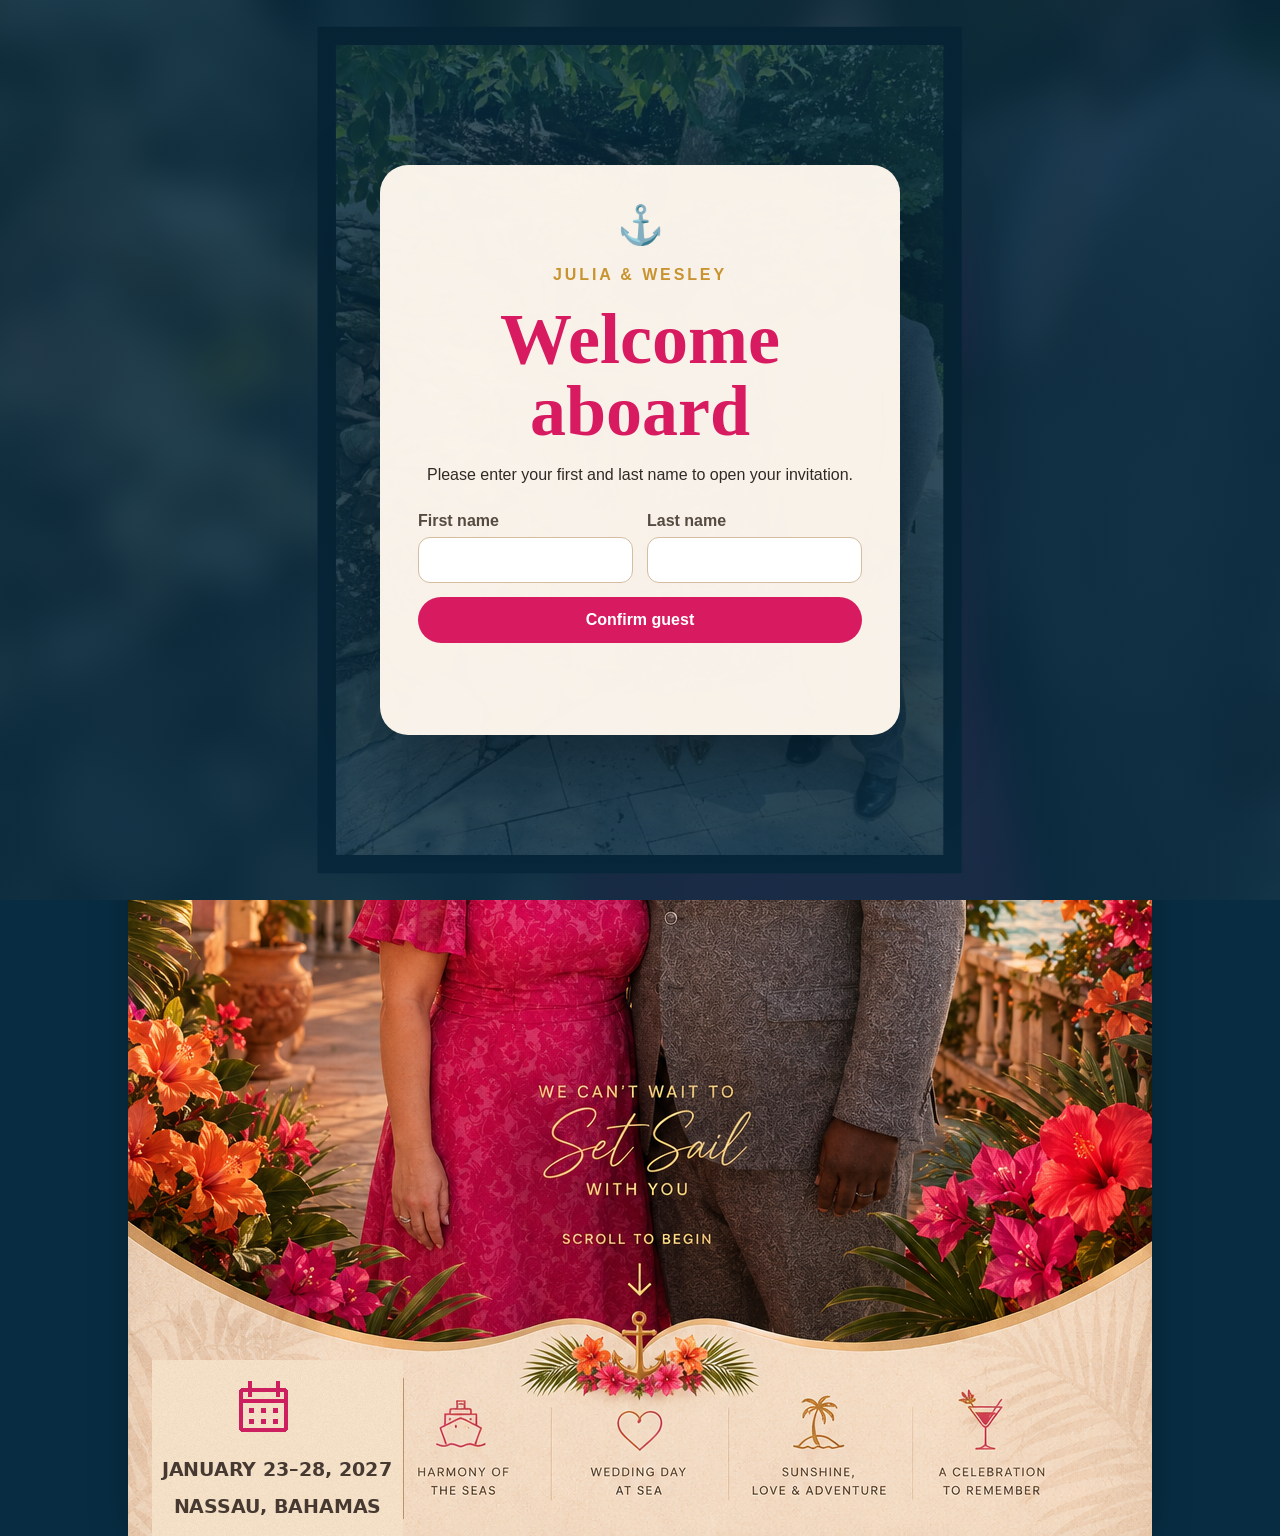
<file: index.html>
<!doctype html><html lang="en"><head><meta charset="utf-8"><meta name="viewport" content="width=device-width,initial-scale=1"><title>Julia & Wesley</title><link rel="stylesheet" href="css/site.css?v=21"></head><body>
<section class="welcome-gate" id="welcome-gate" aria-labelledby="welcome-title">
  <div class="welcome-card">
    <div class="welcome-anchor">⚓</div>
    <p class="eyebrow">Julia & Wesley</p>
    <h1 id="welcome-title">Welcome aboard</h1>
    <p>Please enter your first and last name to open your invitation.</p>
    <form id="welcome-form">
      <label>First name<input id="first-name" name="firstName" autocomplete="given-name" required></label>
      <label>Last name<input id="last-name" name="lastName" autocomplete="family-name" required></label>
      <button type="submit">Confirm guest</button>
    </form>
    <p class="welcome-error" id="welcome-error" aria-live="polite"></p>
  </div>
</section>
<section class="intro" id="intro" aria-label="Cinematic introduction" hidden>
  <div class="intro-layer intro-garden"></div><div class="intro-layer intro-glow"></div><div class="sparkles" aria-hidden="true"></div><div class="intro-layer intro-final"></div>
  <div class="intro-welcome" id="intro-welcome"></div>
  <button class="sound" type="button">Sound on</button><button class="skip" type="button">Skip intro</button><audio id="intro-audio" loop src="assets/audio/intro.wav"></audio>
</section>
<main class="page-shell landing-shell"><img class="approved-page" src="assets/approved/landing-page.png" alt="Julia and Wesley wedding invitation landing page">
<nav class="landing-nav" aria-label="Main navigation">
  <a href="our-story.html">Our Story</a>
  <a href="adventure.html">The Adventure</a>
  <a href="explore.html">Explore</a>
  <a href="travel.html">Travel</a>
  <a href="rsvp.html">RSVP</a>
</nav>
<a class="hotspot rsvp-now-hotspot" aria-label="RSVP now" href="rsvp.html"></a>
</main><script src="js/intro.js"></script></body></html>
</file>
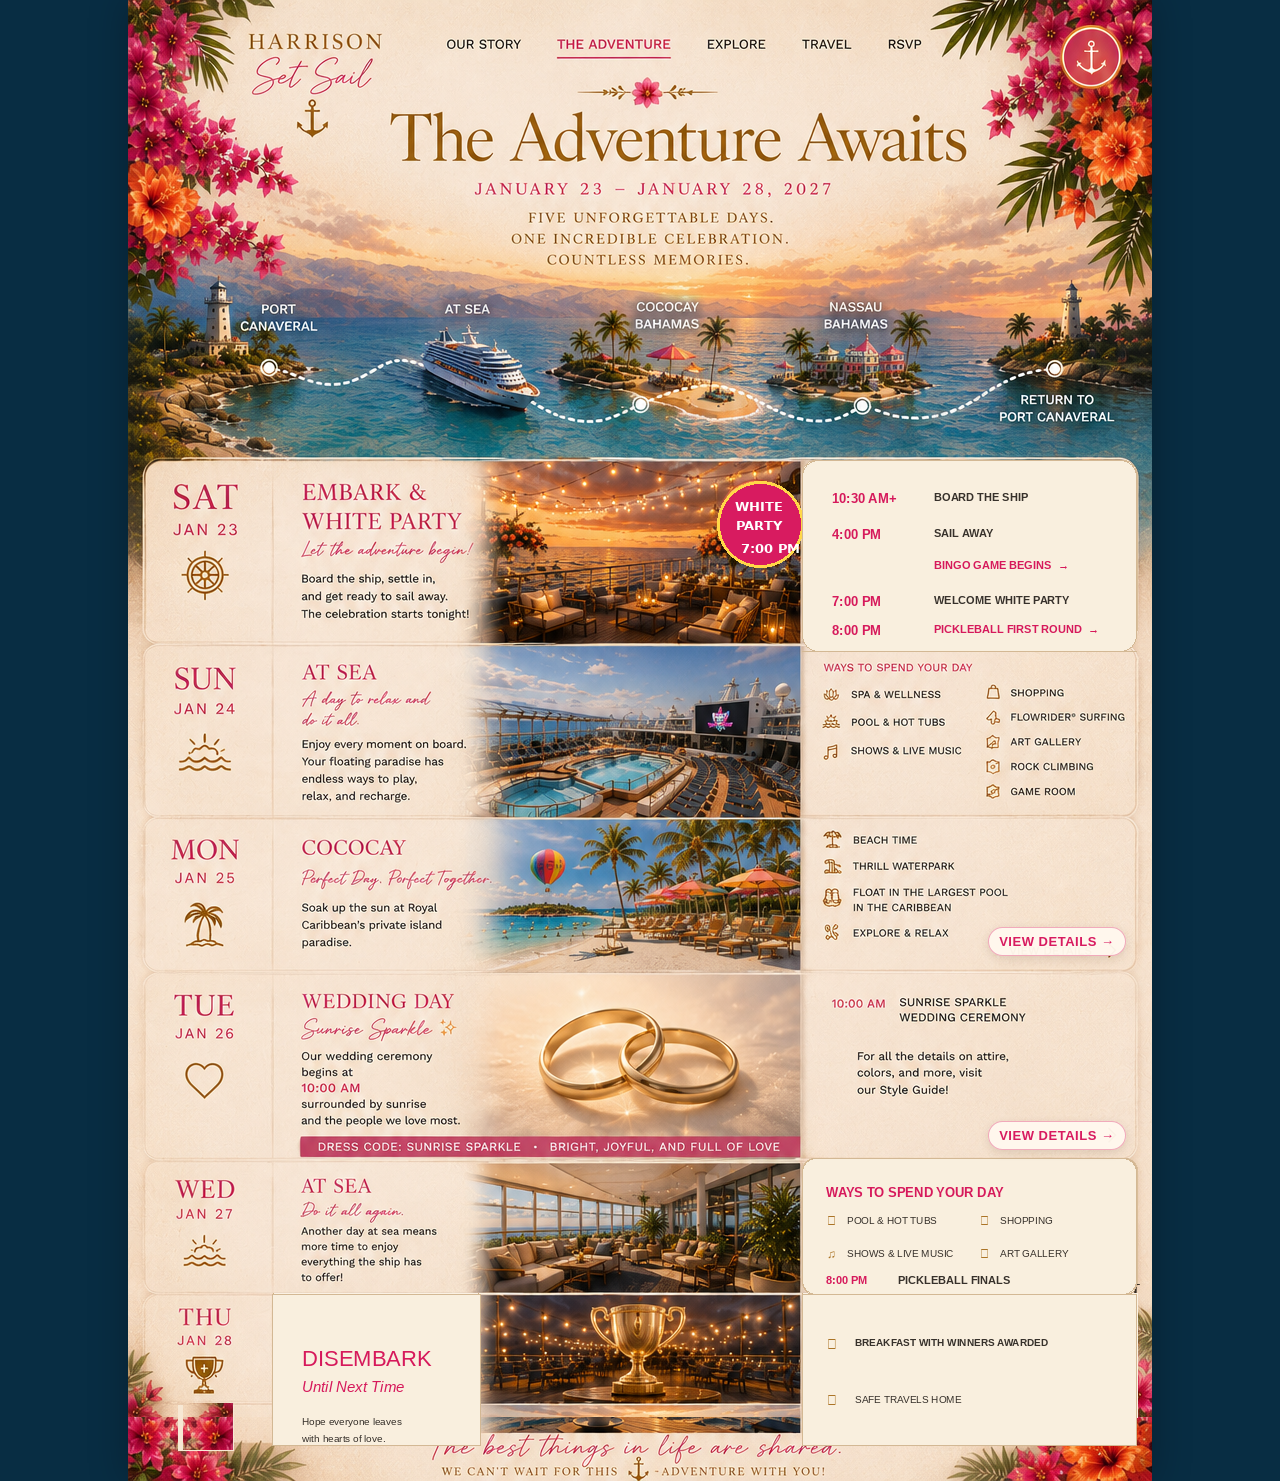
<file: adventure.html>
<!doctype html><html lang="en"><head><meta charset="utf-8"><meta name="viewport" content="width=device-width,initial-scale=1"><title>The Adventure | Julia & Wesley</title><link rel="stylesheet" href="css/site.css?v=20"></head><body><main class="page-shell"><img class="approved-page" src="assets/approved/adventure.png" alt="The Adventure cruise itinerary">
<a class="hotspot" aria-label="Our Story" href="our-story.html" style="left:31%;top:1%;width:11%;height:4%"></a><a class="hotspot" aria-label="The Adventure" href="adventure.html" style="left:42%;top:1%;width:14%;height:4%"></a><a class="hotspot" aria-label="Explore" href="explore.html" style="left:56%;top:1%;width:9%;height:4%"></a><a class="hotspot" aria-label="Travel" href="travel.html" style="left:66%;top:1%;width:8%;height:4%"></a><a class="hotspot" aria-label="RSVP" href="rsvp.html" style="left:74%;top:.5%;width:14%;height:5%"></a>
<a class="adventure-hotspot adventure-bingo-link" aria-label="Open Bingo Adventure" href="bingo.html" title="Bingo Adventure"></a>
<a class="adventure-hotspot adventure-pickleball-link" aria-label="Open Pickleball Tournament" href="pickleball.html" title="Pickleball Tournament"></a>
<a class="details-button" href="cococay.html" style="left:84%;top:62.6%">View details →</a><a class="details-button" href="wedding-day.html" style="left:84%;top:75.7%">View details →</a>
</main></body></html>
</file>
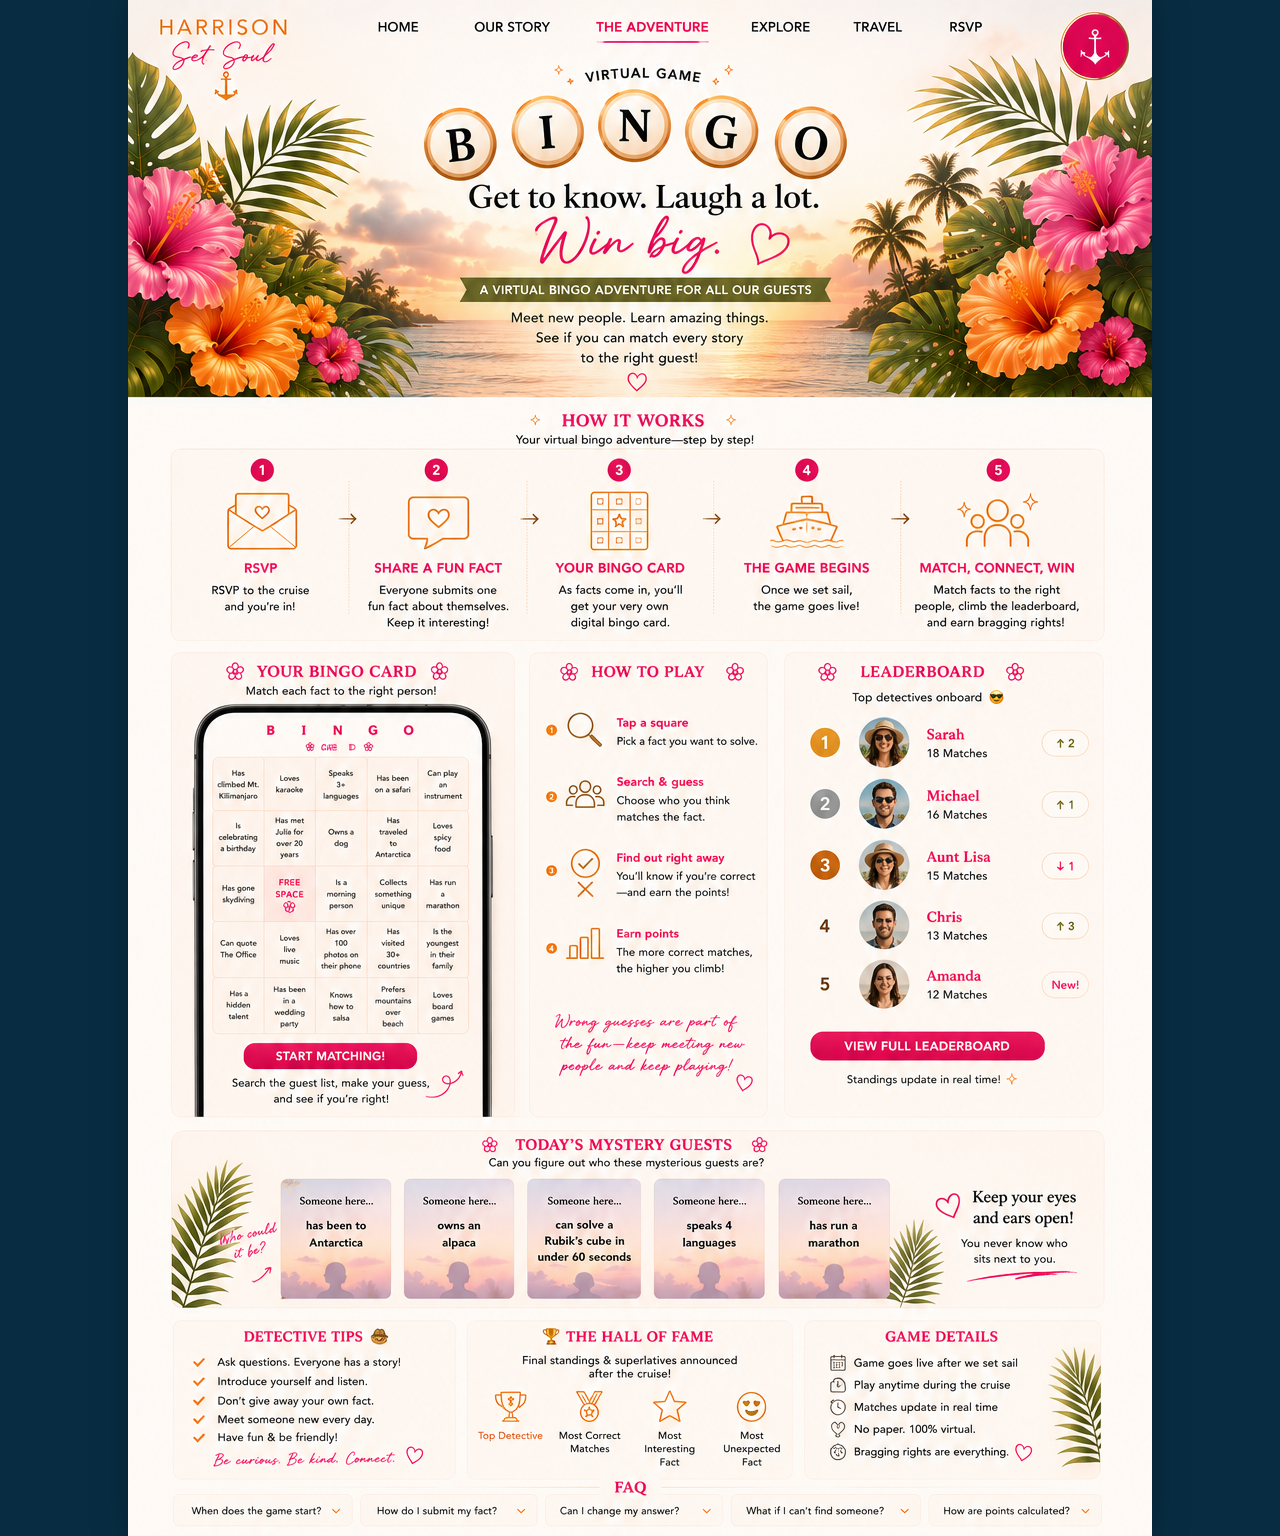
<file: bingo.html>
<!doctype html><html lang="en"><head><meta charset="utf-8"><meta name="viewport" content="width=device-width,initial-scale=1"><title>Bingo | Julia & Wesley</title><link rel="stylesheet" href="css/site.css?v=20"></head><body><main class="page-shell"><img class="approved-page" src="assets/approved/bingo.png" alt="Bingo approved design"><a class="hotspot" aria-label="Home" href="index.html?skip=1" style="left:14%;top:1%;width:10%;height:4%"></a><a class="hotspot" aria-label="Our Story" href="our-story.html" style="left:25%;top:1%;width:13%;height:4%"></a><a class="hotspot" aria-label="The Adventure" href="adventure.html" style="left:39%;top:1%;width:16%;height:4%"></a><a class="hotspot" aria-label="Explore" href="explore.html" style="left:56%;top:1%;width:10%;height:4%"></a><a class="hotspot" aria-label="Travel" href="travel.html" style="left:67%;top:1%;width:9%;height:4%"></a><a class="hotspot" aria-label="RSVP" href="rsvp.html" style="left:76%;top:.3%;width:15%;height:5%"></a></main></body></html>
</file>
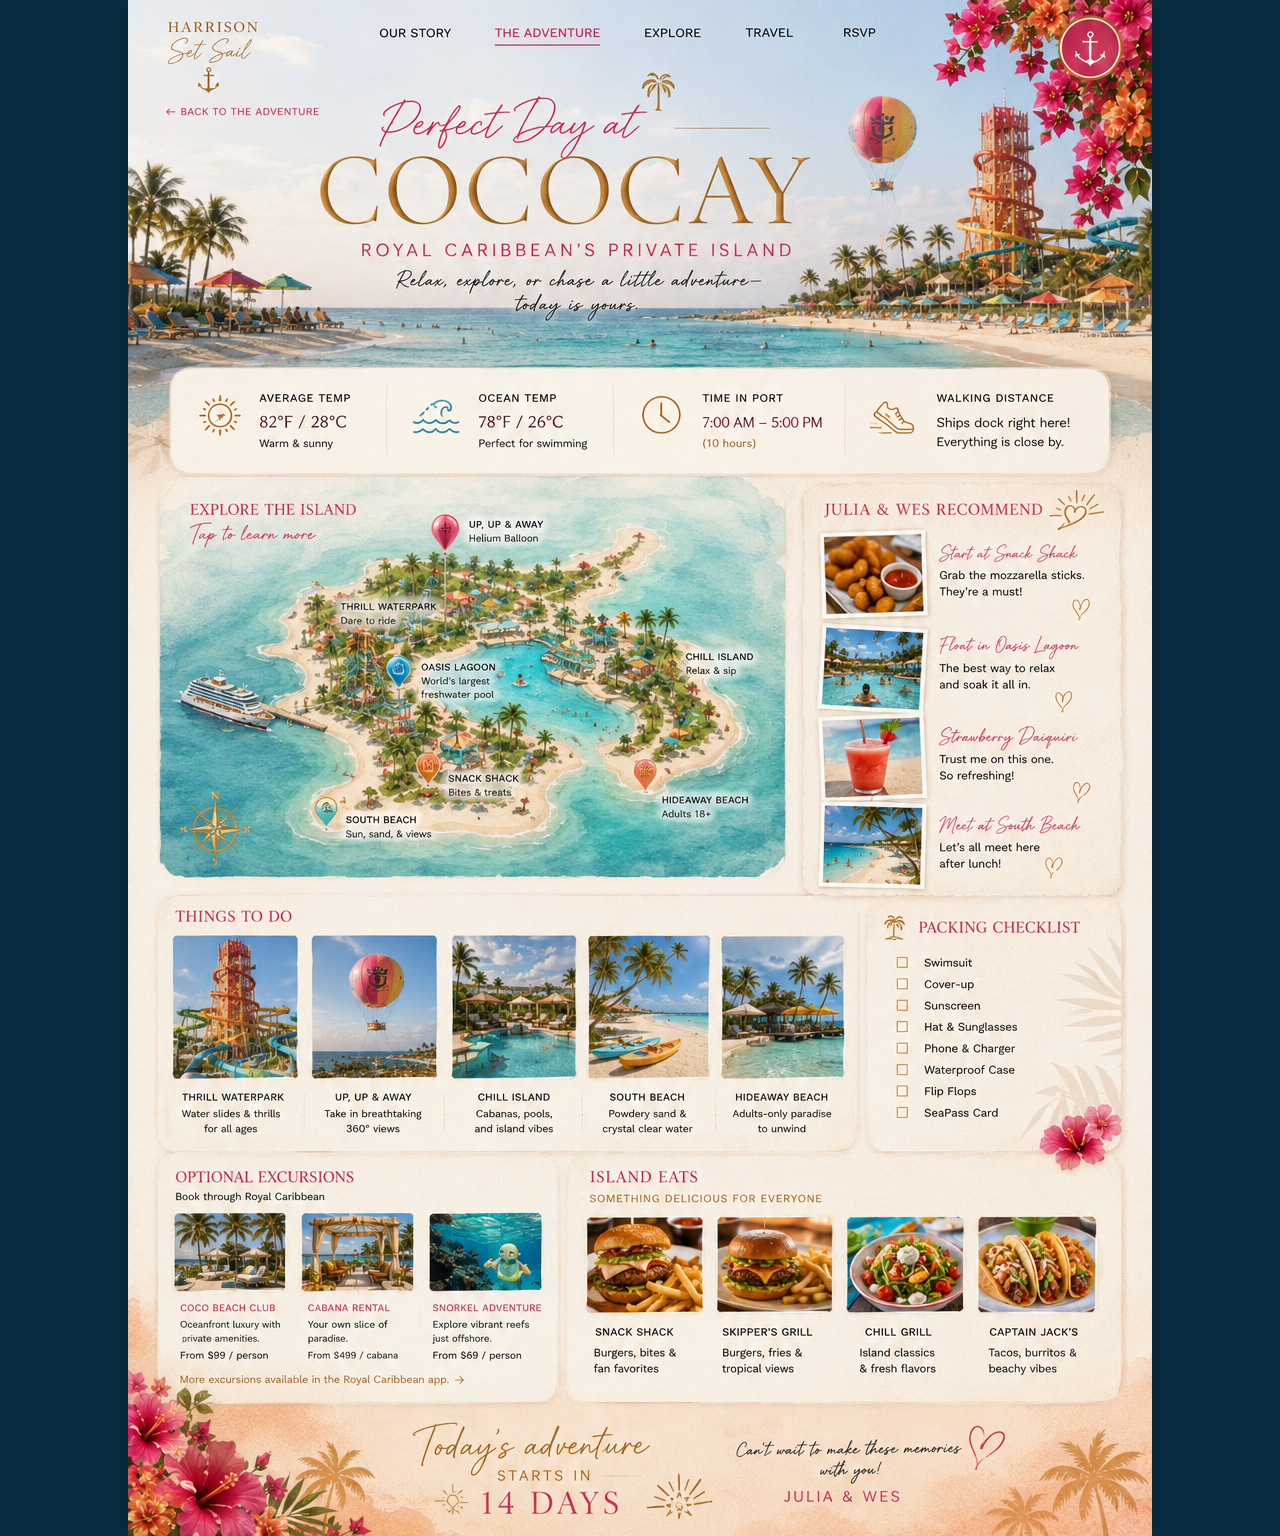
<file: cococay.html>
<!doctype html><html lang="en"><head><meta charset="utf-8"><meta name="viewport" content="width=device-width,initial-scale=1"><title>Perfect Day at CocoCay | Julia & Wesley</title><link rel="stylesheet" href="css/site.css?v=20"></head><body><main class="page-shell"><img class="approved-page" src="assets/approved/cococay.png" alt="Perfect Day at CocoCay approved design"><a class="hotspot" aria-label="Home" href="index.html?skip=1" style="left:14%;top:1%;width:10%;height:4%"></a><a class="hotspot" aria-label="Our Story" href="our-story.html" style="left:25%;top:1%;width:13%;height:4%"></a><a class="hotspot" aria-label="The Adventure" href="adventure.html" style="left:39%;top:1%;width:16%;height:4%"></a><a class="hotspot" aria-label="Explore" href="explore.html" style="left:56%;top:1%;width:10%;height:4%"></a><a class="hotspot" aria-label="Travel" href="travel.html" style="left:67%;top:1%;width:9%;height:4%"></a><a class="hotspot" aria-label="RSVP" href="rsvp.html" style="left:76%;top:.3%;width:15%;height:5%"></a></main></body></html>
</file>
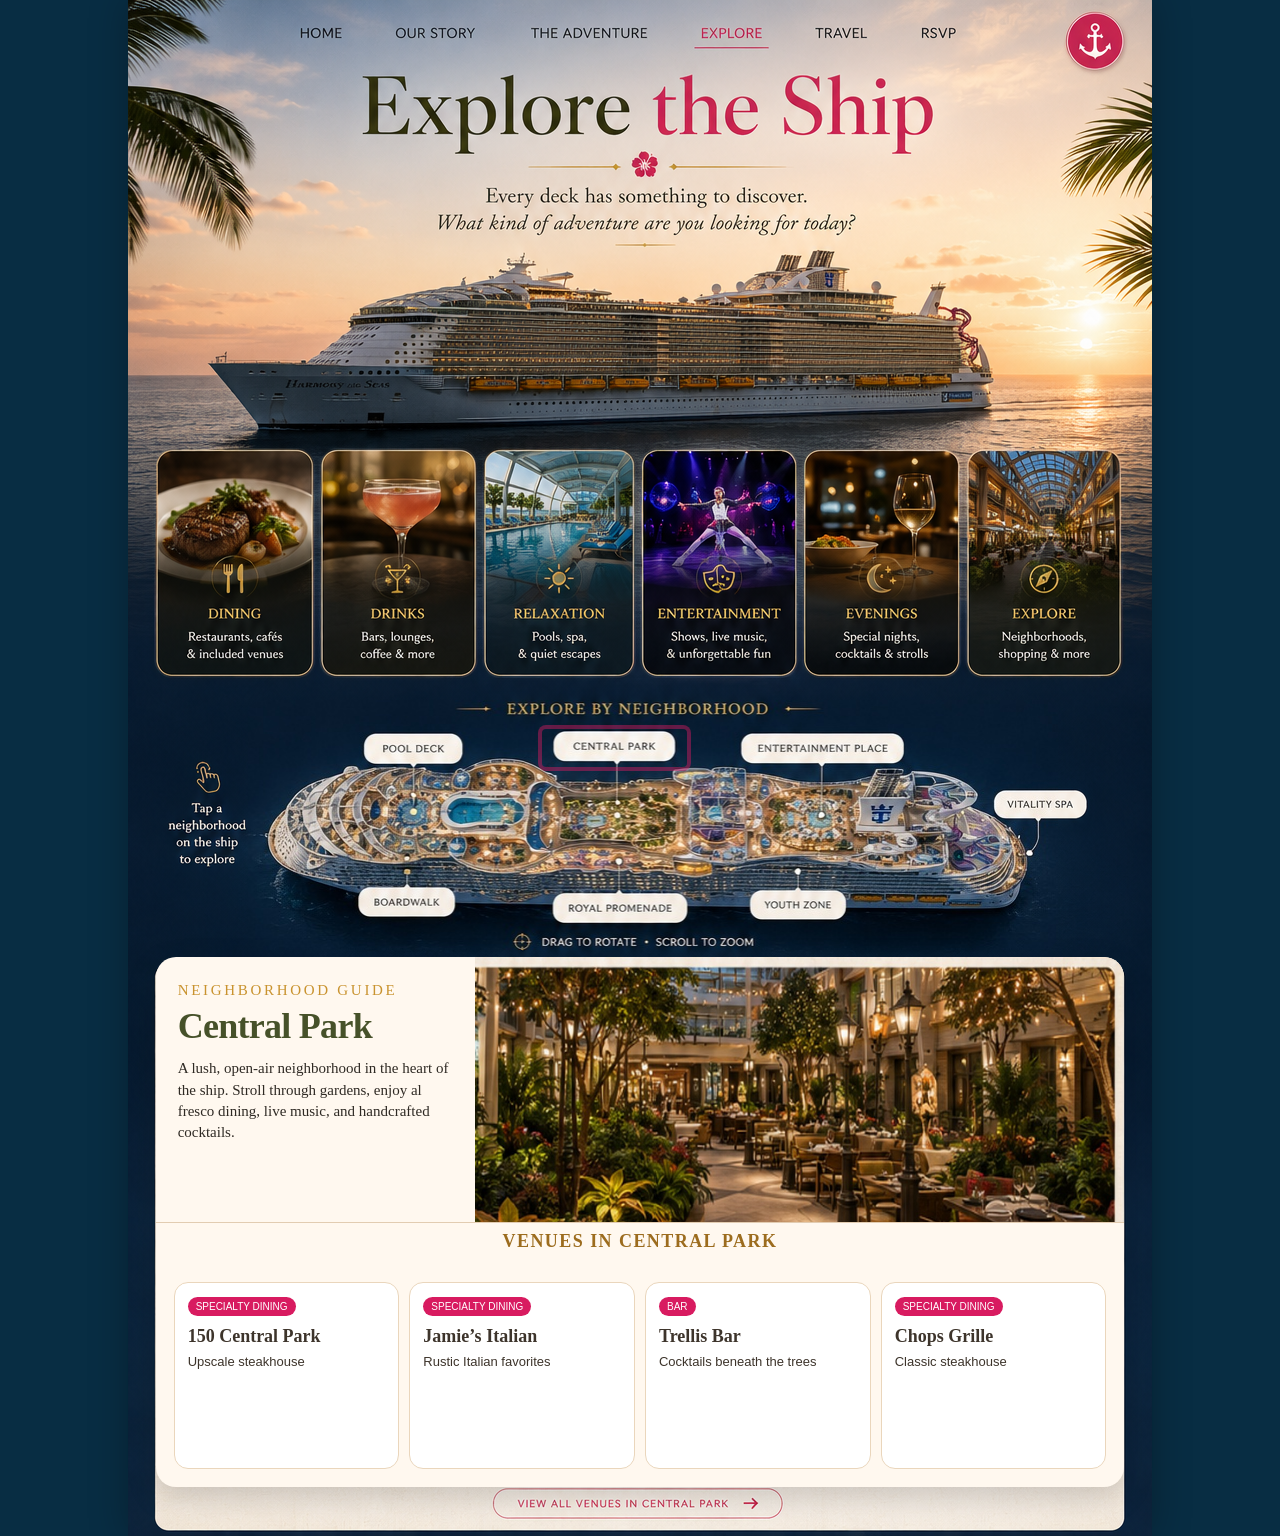
<file: explore.html>
<!doctype html><html lang="en"><head><meta charset="utf-8"><meta name="viewport" content="width=device-width,initial-scale=1"><title>Explore the Ship | Julia & Wesley</title><link rel="stylesheet" href="css/site.css?v=20"></head><body><main class="page-shell explore-shell"><img class="approved-page" src="assets/approved/explore.png" alt="Explore the Ship approved design">
<a class="hotspot" aria-label="Home" href="index.html?skip=1" style="left:14%;top:1%;width:10%;height:4%"></a><a class="hotspot" aria-label="Our Story" href="our-story.html" style="left:25%;top:1%;width:13%;height:4%"></a><a class="hotspot" aria-label="The Adventure" href="adventure.html" style="left:39%;top:1%;width:16%;height:4%"></a><a class="hotspot" aria-label="Explore" href="explore.html" style="left:56%;top:1%;width:10%;height:4%"></a><a class="hotspot" aria-label="Travel" href="travel.html" style="left:67%;top:1%;width:9%;height:4%"></a><a class="hotspot" aria-label="RSVP" href="rsvp.html" style="left:77%;top:.5%;width:13%;height:5%"></a>
<div class="ship-interactive" id="ship-interactive" aria-label="Drag the aerial ship view to rotate and use the mouse wheel to zoom"><img src="assets/approved/ship-map-crop.jpg" alt="Aerial deck map of Harmony of the Seas"></div>
<button class="hotspot neighborhood" data-neighborhood="pool" style="left:23%;top:47.2%;width:13%;height:3%" aria-label="Show Pool Deck"></button><button class="hotspot neighborhood" data-neighborhood="central" style="left:40%;top:47.2%;width:15%;height:3%" aria-label="Show Central Park"></button><button class="hotspot neighborhood" data-neighborhood="entertainment" style="left:58%;top:47.2%;width:19%;height:3%" aria-label="Show Entertainment Place"></button><button class="hotspot neighborhood" data-neighborhood="spa" style="left:83%;top:51%;width:13%;height:3%" aria-label="Show Vitality Spa"></button><button class="hotspot neighborhood" data-neighborhood="boardwalk" style="left:20%;top:56.9%;width:14%;height:3%" aria-label="Show Boardwalk"></button><button class="hotspot neighborhood" data-neighborhood="promenade" style="left:39%;top:57%;width:18%;height:3%" aria-label="Show Royal Promenade"></button><button class="hotspot neighborhood" data-neighborhood="youth" style="left:61%;top:57%;width:13%;height:3%" aria-label="Show Youth Zone"></button>
<section class="neighborhood-panel" id="neighborhood-panel" aria-live="polite"><div class="neighborhood-copy"><p class="eyebrow">Neighborhood guide</p><h2 id="n-title">Central Park</h2><p id="n-copy">A lush, open-air neighborhood in the heart of the ship. Stroll through gardens, enjoy al fresco dining, live music, and handcrafted cocktails.</p></div><img id="n-image" src="assets/neighborhoods/central-park.jpg" alt="Central Park on Harmony of the Seas"><div class="venue-heading" id="venue-heading">Venues in Central Park</div><div class="venue-cards" id="venue-cards"></div></section>
</main><script src="js/explore.js"></script></body></html>
</file>
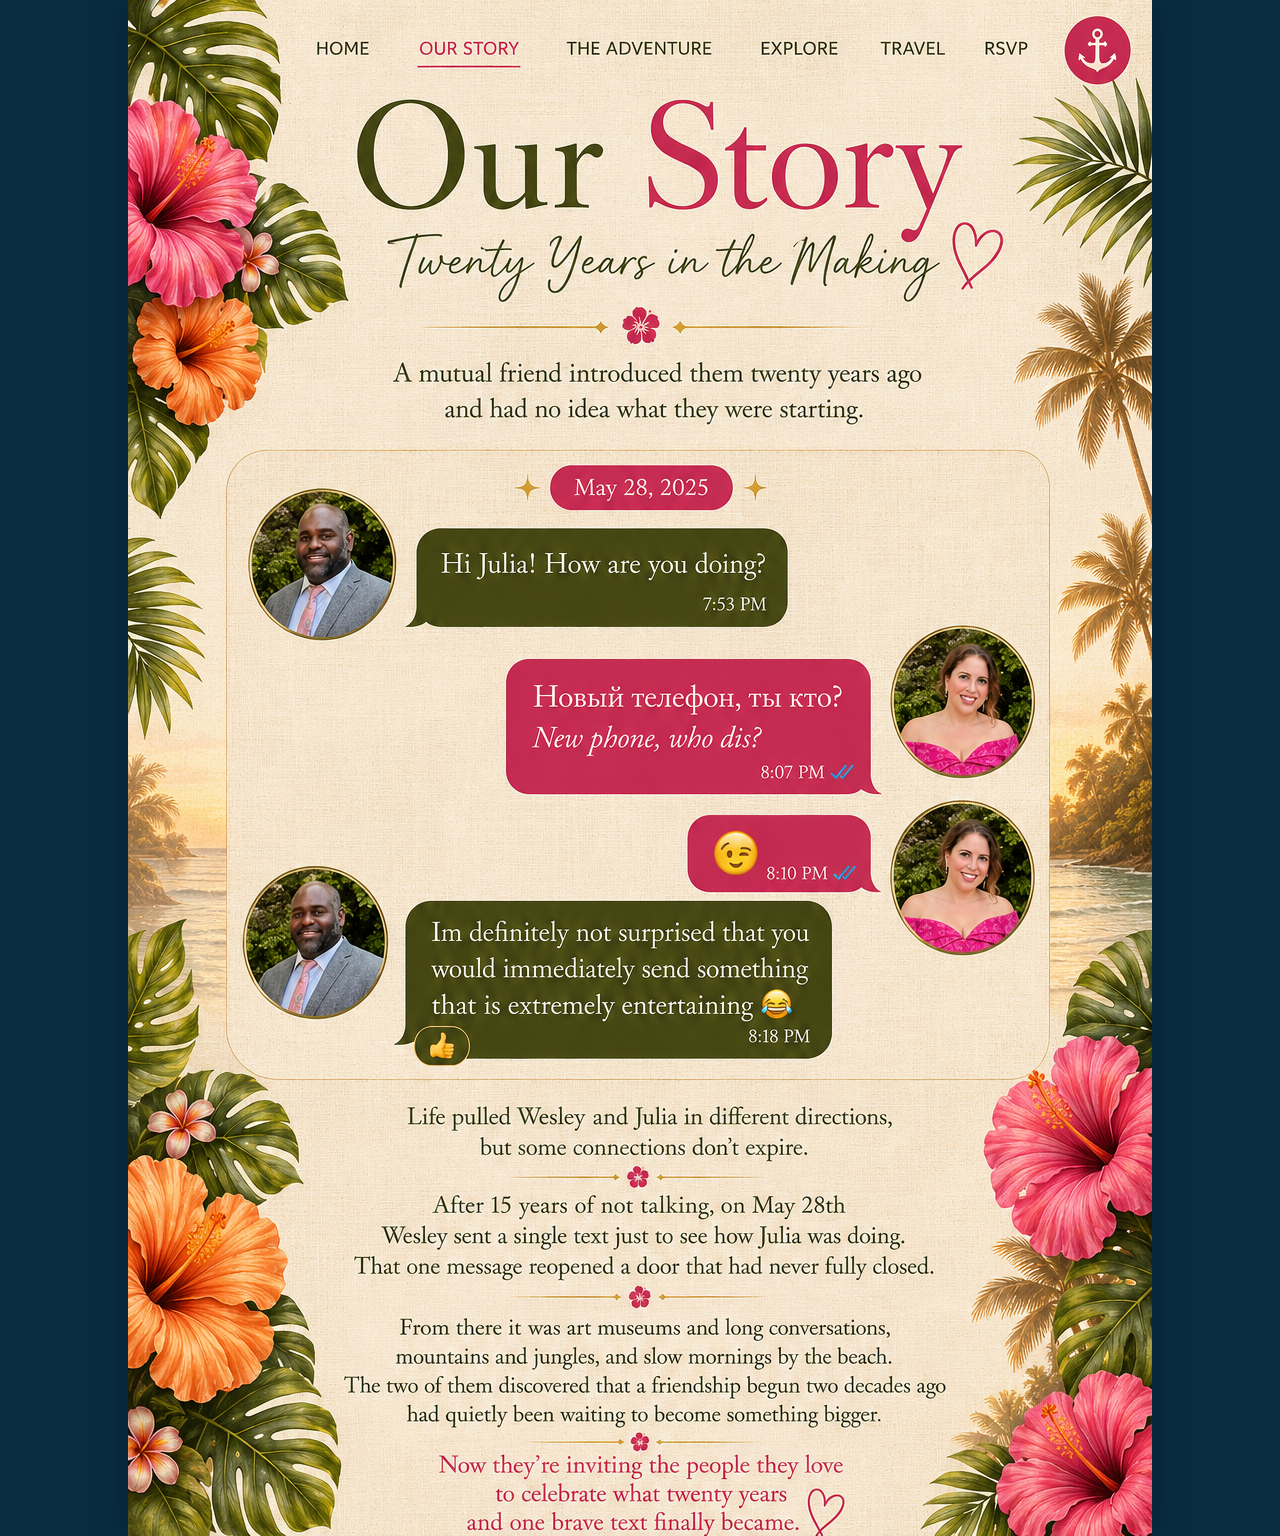
<file: our-story.html>
<!doctype html><html lang="en"><head><meta charset="utf-8"><meta name="viewport" content="width=device-width,initial-scale=1"><title>Our Story | Julia & Wesley</title><link rel="stylesheet" href="css/site.css?v=20"></head><body><main class="page-shell"><img class="approved-page" src="assets/approved/our-story.png" alt="Our Story approved design"><a class="hotspot" aria-label="Home" href="index.html?skip=1" style="left:14%;top:1%;width:10%;height:4%"></a><a class="hotspot" aria-label="Our Story" href="our-story.html" style="left:25%;top:1%;width:13%;height:4%"></a><a class="hotspot" aria-label="The Adventure" href="adventure.html" style="left:39%;top:1%;width:16%;height:4%"></a><a class="hotspot" aria-label="Explore" href="explore.html" style="left:56%;top:1%;width:10%;height:4%"></a><a class="hotspot" aria-label="Travel" href="travel.html" style="left:67%;top:1%;width:9%;height:4%"></a><a class="hotspot" aria-label="RSVP" href="rsvp.html" style="left:76%;top:.3%;width:15%;height:5%"></a></main></body></html>
</file>
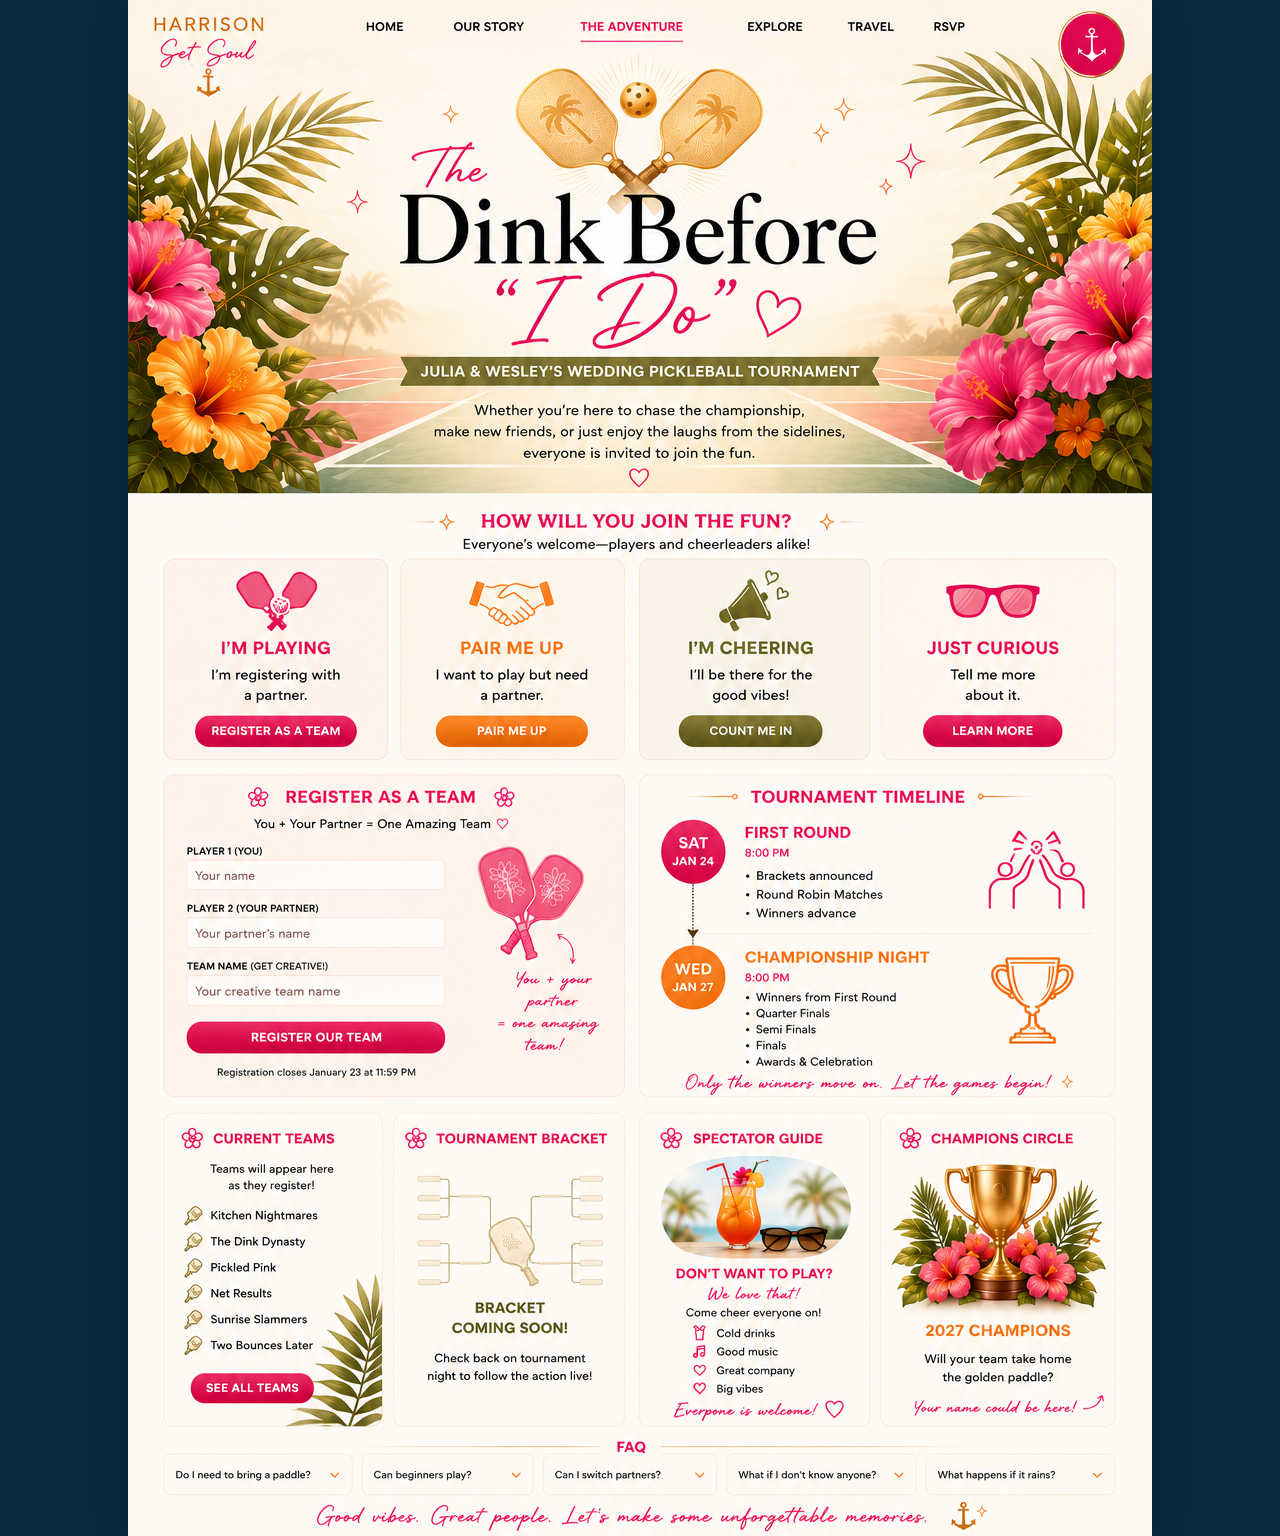
<file: pickleball.html>
<!doctype html><html lang="en"><head><meta charset="utf-8"><meta name="viewport" content="width=device-width,initial-scale=1"><title>The Dink Before I Do | Julia & Wesley</title><link rel="stylesheet" href="css/site.css?v=20"></head><body><main class="page-shell"><img class="approved-page" src="assets/approved/pickleball.png" alt="The Dink Before I Do approved design"><a class="hotspot" aria-label="Home" href="index.html?skip=1" style="left:14%;top:1%;width:10%;height:4%"></a><a class="hotspot" aria-label="Our Story" href="our-story.html" style="left:25%;top:1%;width:13%;height:4%"></a><a class="hotspot" aria-label="The Adventure" href="adventure.html" style="left:39%;top:1%;width:16%;height:4%"></a><a class="hotspot" aria-label="Explore" href="explore.html" style="left:56%;top:1%;width:10%;height:4%"></a><a class="hotspot" aria-label="Travel" href="travel.html" style="left:67%;top:1%;width:9%;height:4%"></a><a class="hotspot" aria-label="RSVP" href="rsvp.html" style="left:76%;top:.3%;width:15%;height:5%"></a></main></body></html>
</file>
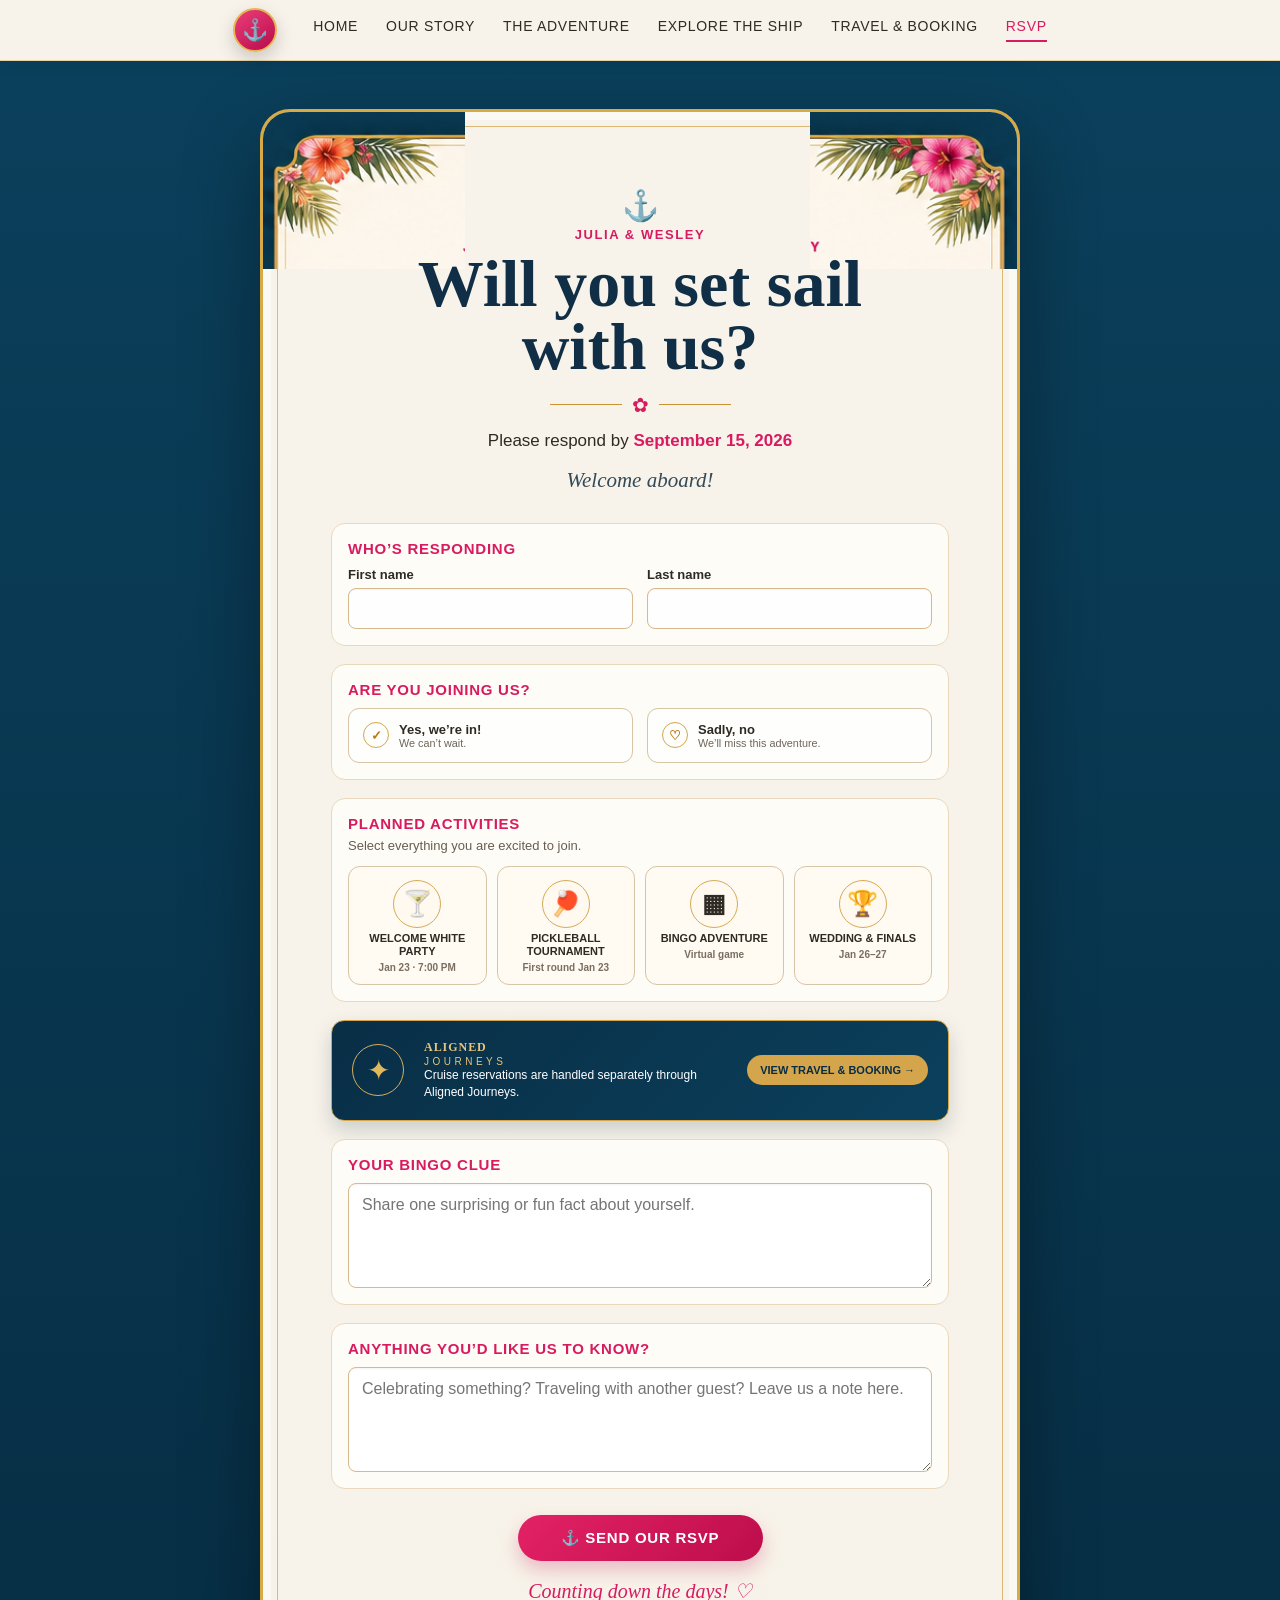
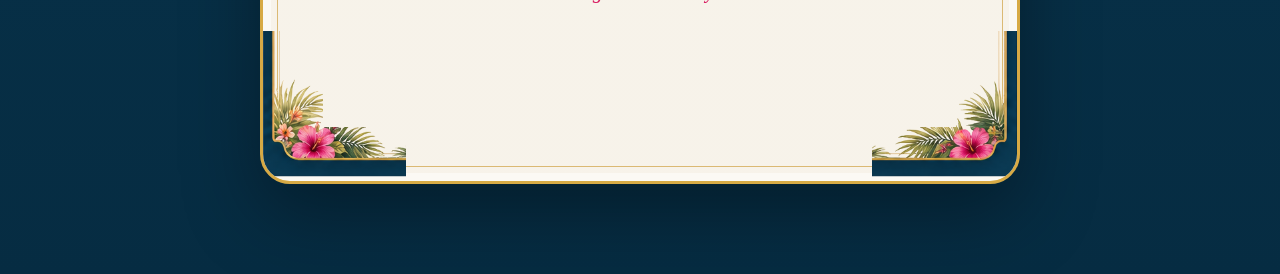
<file: rsvp.html>
<!doctype html>
<html lang="en">
<head>
  <meta charset="utf-8">
  <meta name="viewport" content="width=device-width,initial-scale=1">
  <title>RSVP | Julia & Wesley</title>
  <link rel="stylesheet" href="css/site.css?v=20">
</head>
<body class="rsvp-body rsvp-luxe-body">
  <nav class="real-nav rsvp-nav" aria-label="Primary navigation">
    <a class="nav-anchor" href="index.html?skip=1">⚓</a>
    <a href="index.html?skip=1">Home</a>
    <a href="our-story.html">Our Story</a>
    <a href="adventure.html">The Adventure</a>
    <a href="explore.html">Explore the Ship</a>
    <a href="travel.html">Travel & Booking</a>
    <a href="rsvp.html" aria-current="page">RSVP</a>
  </nav>

  <main class="rsvp-luxe-shell">
    <section class="rsvp-luxe-card rsvp-option-two" aria-labelledby="rsvp-title">
      <img class="rsvp-floral rsvp-floral-tl" src="assets/rsvp-v19/top-left.png" alt="">
      <img class="rsvp-floral rsvp-floral-tr" src="assets/rsvp-v19/top-right.png" alt="">
      <img class="rsvp-floral rsvp-floral-bl" src="assets/rsvp-v19/bottom-left.png" alt="">
      <img class="rsvp-floral rsvp-floral-br" src="assets/rsvp-v19/bottom-right.png" alt="">

      <header class="rsvp-luxe-header">
        <div class="rsvp-anchor" aria-hidden="true">⚓</div>
        <p class="rsvp-kicker">Julia &amp; Wesley</p>
        <h1 id="rsvp-title">Will you set sail with us?</h1>
        <div class="rsvp-divider"><span>✿</span></div>
        <p class="rsvp-deadline">Please respond by <strong>September 15, 2026</strong></p>
        <p class="rsvp-personal" id="rsvp-welcome">Welcome aboard!</p>
      </header>

      <form class="rsvp-luxe-form" id="rsvp-form">
        <section class="rsvp-section" aria-labelledby="responding-heading">
          <h2 id="responding-heading">Who’s responding</h2>
          <div class="rsvp-two-col">
            <label>First name<input name="firstName" id="first-name" autocomplete="given-name" required></label>
            <label>Last name<input name="lastName" id="last-name" autocomplete="family-name" required></label>
          </div>
        </section>

        <section class="rsvp-section" aria-labelledby="attendance-heading">
          <h2 id="attendance-heading">Are you joining us?</h2>
          <div class="rsvp-choice-row">
            <label class="rsvp-radio-card"><input type="radio" name="attendance" value="yes" required><span class="choice-mark">✓</span><strong>Yes, we’re in!</strong><small>We can’t wait.</small></label>
            <label class="rsvp-radio-card"><input type="radio" name="attendance" value="no"><span class="choice-mark">♡</span><strong>Sadly, no</strong><small>We’ll miss this adventure.</small></label>
          </div>
        </section>

        <section class="rsvp-section" aria-labelledby="activities-heading">
          <h2 id="activities-heading">Planned activities</h2>
          <p class="section-help">Select everything you are excited to join.</p>
          <div class="activity-grid">
            <label class="activity-card"><input type="checkbox" name="activities" value="white-party"><span class="activity-check">✓</span><span class="activity-icon">🍸</span><strong>Welcome White Party</strong><small>Jan 23 · 7:00 PM</small></label>
            <label class="activity-card"><input type="checkbox" name="activities" value="pickleball"><span class="activity-check">✓</span><span class="activity-icon">🏓</span><strong>Pickleball Tournament</strong><small>First round Jan 23</small></label>
            <label class="activity-card"><input type="checkbox" name="activities" value="bingo"><span class="activity-check">✓</span><span class="activity-icon">▦</span><strong>Bingo Adventure</strong><small>Virtual game</small></label>
            <label class="activity-card"><input type="checkbox" name="activities" value="wedding"><span class="activity-check">✓</span><span class="activity-icon">🏆</span><strong>Wedding &amp; Finals</strong><small>Jan 26–27</small></label>
          </div>
        </section>

        <aside class="aligned-card" aria-label="Cruise booking information">
          <div class="aligned-compass">✦</div>
          <div>
            <p class="aligned-name">Aligned <span>Journeys</span></p>
            <p>Cruise reservations are handled separately through Aligned Journeys.</p>
          </div>
          <a href="travel.html">View Travel &amp; Booking →</a>
        </aside>

        <section class="rsvp-section" aria-labelledby="bingo-heading">
          <h2 id="bingo-heading">Your Bingo clue</h2>
          <label class="sr-label" for="bingo-fact">Share one surprising or fun fact about yourself.</label>
          <textarea id="bingo-fact" name="bingoFact" rows="3" placeholder="Share one surprising or fun fact about yourself."></textarea>
        </section>

        <section class="rsvp-section" aria-labelledby="message-heading">
          <h2 id="message-heading">Anything you’d like us to know?</h2>
          <label class="sr-label" for="guest-message">Questions or comments</label>
          <textarea id="guest-message" name="message" rows="4" placeholder="Celebrating something? Traveling with another guest? Leave us a note here."></textarea>
        </section>

        <button class="rsvp-submit" type="submit"><span aria-hidden="true">⚓</span> Send Our RSVP</button>
        <p class="rsvp-script">Counting down the days! ♡</p>
        <div class="rsvp-confirmation" id="rsvp-confirmation" hidden role="status" aria-live="polite">
          <span class="confirmation-flower">✿</span>
          <h2>You’re on the guest list!</h2>
          <p>We can’t wait to celebrate with you aboard <em>Harmony of the Seas</em>.</p>
          <p class="review-note">This design-review form is not connected to the private RSVP backend yet.</p>
        </div>
      </form>
    </section>
  </main>

  <script>
    const stored = (localStorage.getItem('weddingGuestName') || '').trim();
    const first = document.querySelector('#first-name');
    const last = document.querySelector('#last-name');
    const welcome = document.querySelector('#rsvp-welcome');
    if (stored) {
      const parts = stored.split(/\s+/);
      first.value = parts.shift() || '';
      last.value = parts.join(' ');
      welcome.textContent = `Welcome aboard, ${first.value}!`;
    }
    [first,last].forEach(input => input.addEventListener('input', () => {
      const name = `${first.value} ${last.value}`.trim();
      if (name) localStorage.setItem('weddingGuestName', name);
      welcome.textContent = first.value ? `Welcome aboard, ${first.value}!` : 'Welcome aboard!';
    }));
    document.querySelector('#rsvp-form').addEventListener('submit', event => {
      event.preventDefault();
      document.querySelector('#rsvp-confirmation').hidden = false;
      document.querySelector('#rsvp-confirmation').scrollIntoView({behavior:'smooth',block:'center'});
    });
  </script>
</body>
</html>
</file>
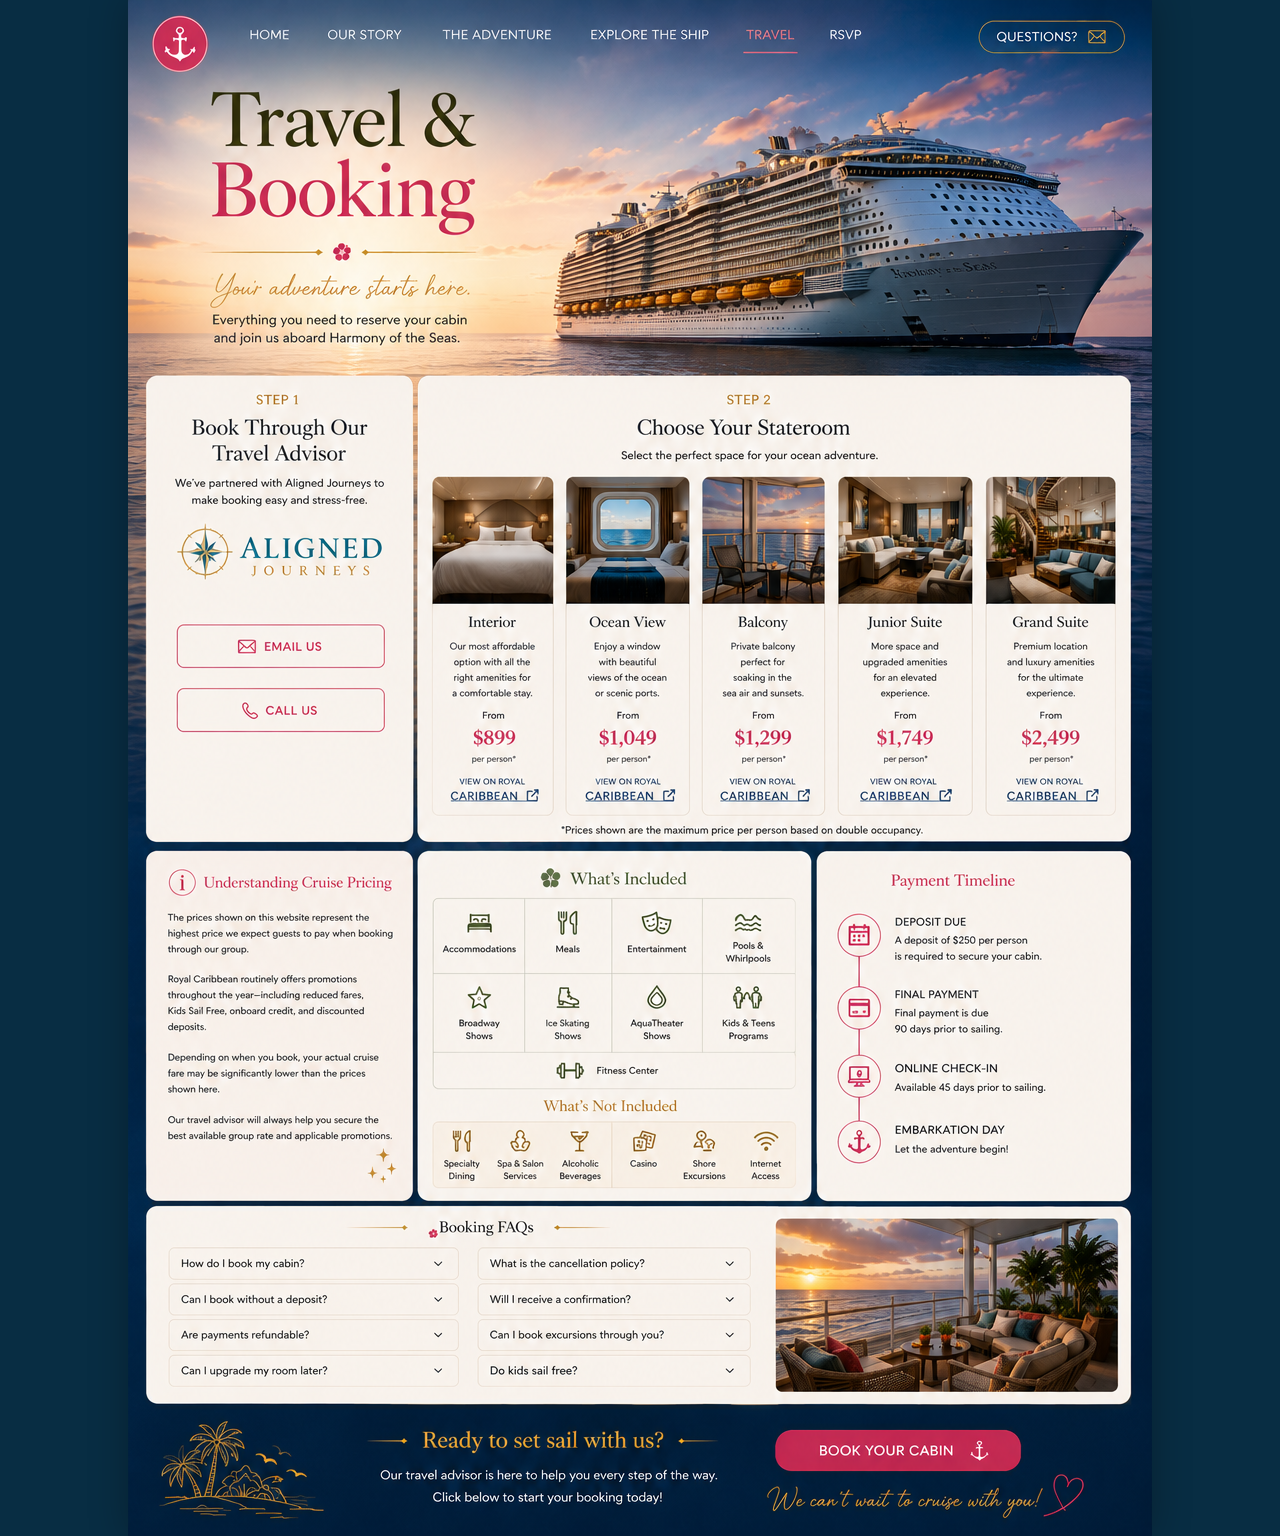
<file: travel.html>
<!doctype html><html lang="en"><head><meta charset="utf-8"><meta name="viewport" content="width=device-width,initial-scale=1"><title>Travel & Booking | Julia & Wesley</title><link rel="stylesheet" href="css/site.css?v=20"></head><body><main class="page-shell"><img class="approved-page" src="assets/approved/travel.png" alt="Travel and Booking approved design">
<a class="hotspot" aria-label="Home" href="index.html?skip=1" style="left:11%;top:1%;width:9%;height:4%"></a><a class="hotspot" aria-label="Our Story" href="our-story.html" style="left:20%;top:1%;width:12%;height:4%"></a><a class="hotspot" aria-label="The Adventure" href="adventure.html" style="left:31%;top:1%;width:15%;height:4%"></a><a class="hotspot" aria-label="Explore" href="explore.html" style="left:45%;top:1%;width:13%;height:4%"></a><a class="hotspot" aria-label="Travel" href="travel.html" style="left:57%;top:1%;width:9%;height:4%"></a><a class="hotspot" aria-label="RSVP" href="rsvp.html" style="left:66%;top:.3%;width:12%;height:5%"></a>
<div class="faq-hotspots" aria-label="Booking FAQs">
<button data-answer="Cabins will be reserved through Aligned Journeys using the booking link provided here once booking opens." style="left:4%;top:82.0%;width:29%;height:2.8%"></button>
<button data-answer="A small deposit is required to secure a cabin. The final amount will be added once Aligned Journeys confirms it." style="left:4%;top:85.0%;width:29%;height:2.8%"></button>
<button data-answer="Payment and cancellation terms will follow the cruise line and Aligned Journeys booking agreement." style="left:4%;top:88.0%;width:29%;height:2.8%"></button>
<button data-answer="Room upgrades depend on availability and current pricing. Contact Aligned Journeys for options." style="left:4%;top:91.0%;width:29%;height:2.8%"></button>
<button data-answer="The cancellation policy will be shown during booking and may vary by fare type." style="left:35%;top:82.0%;width:29%;height:2.8%"></button>
<button data-answer="Yes. Aligned Journeys will provide a confirmation after your cabin is reserved." style="left:35%;top:85.0%;width:29%;height:2.8%"></button>
<button data-answer="Excursions can be purchased through Royal Caribbean after the reservation is connected to your cruise account." style="left:35%;top:88.0%;width:29%;height:2.8%"></button>
<button data-answer="Kids Sail Free and other promotions may be available depending on dates and eligibility. Your advisor will apply the best eligible offer." style="left:35%;top:91.0%;width:29%;height:2.8%"></button>
</div><div class="faq-answer" id="faq-answer" hidden><button aria-label="Close answer">×</button><p></p></div>
</main><script src="js/travel.js"></script></body></html>
</file>
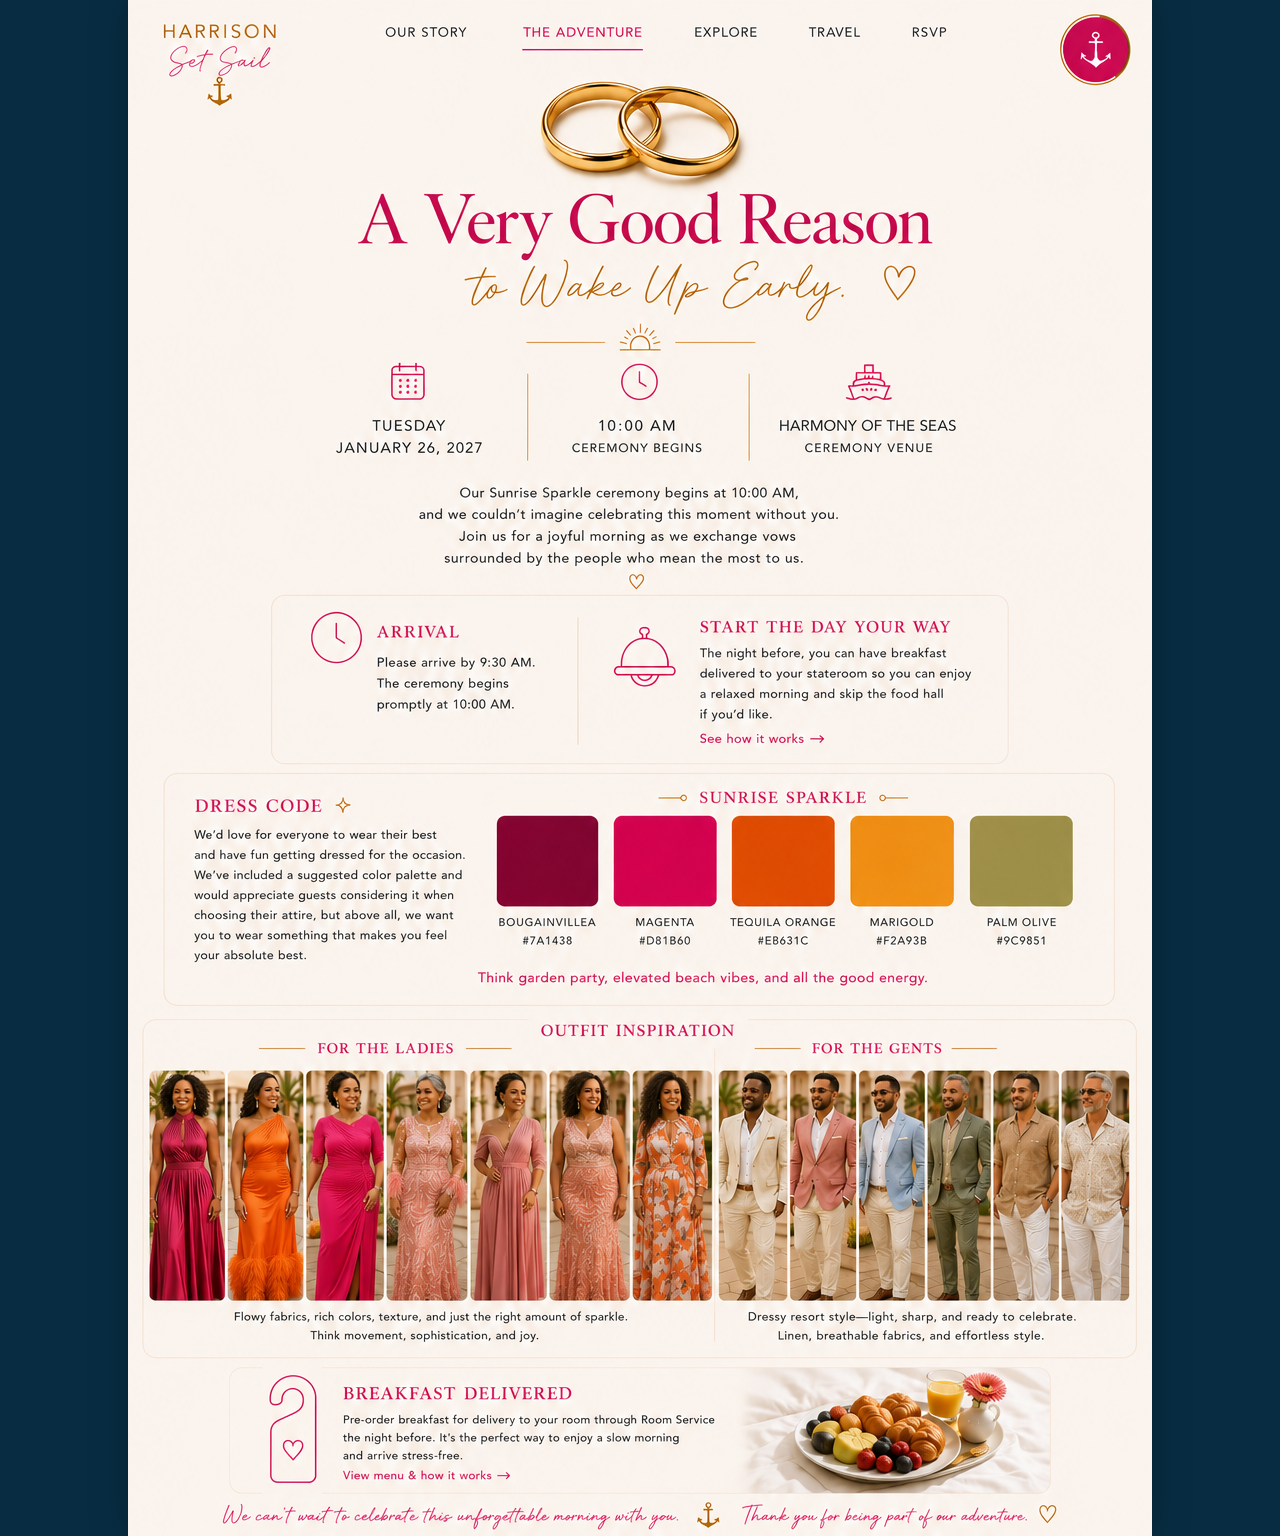
<file: wedding-day.html>
<!doctype html><html lang="en"><head><meta charset="utf-8"><meta name="viewport" content="width=device-width,initial-scale=1"><title>Wedding Day | Julia & Wesley</title><link rel="stylesheet" href="css/site.css?v=20"></head><body><main class="page-shell"><img class="approved-page" src="assets/approved/wedding-day.png" alt="Wedding Day approved design"><a class="hotspot" aria-label="Home" href="index.html?skip=1" style="left:14%;top:1%;width:10%;height:4%"></a><a class="hotspot" aria-label="Our Story" href="our-story.html" style="left:25%;top:1%;width:13%;height:4%"></a><a class="hotspot" aria-label="The Adventure" href="adventure.html" style="left:39%;top:1%;width:16%;height:4%"></a><a class="hotspot" aria-label="Explore" href="explore.html" style="left:56%;top:1%;width:10%;height:4%"></a><a class="hotspot" aria-label="Travel" href="travel.html" style="left:67%;top:1%;width:9%;height:4%"></a><a class="hotspot" aria-label="RSVP" href="rsvp.html" style="left:76%;top:.3%;width:15%;height:5%"></a></main></body></html>
</file>
<file: css/site.css>
:root{--navy:#082d43;--pink:#d81b60;--cream:#fff8ef;--gold:#c9932f;--ink:#2f2a24;--olive:#465129}
*{box-sizing:border-box}html{scroll-behavior:smooth}body{margin:0;background:var(--navy);font-family:Arial,sans-serif;color:#fff}a{color:inherit}.page-shell{position:relative;width:min(100%,1024px);margin:0 auto;background:var(--cream);box-shadow:0 0 36px rgba(0,0,0,.28)}.approved-page{display:block;width:100%;height:auto}.hotspot{position:absolute;display:block;z-index:8;border-radius:8px;cursor:pointer;background:transparent;border:0}.hotspot:focus-visible,.action-chip:focus-visible,.details-button:focus-visible{outline:3px solid #fff;box-shadow:0 0 0 6px var(--pink)}
.action-chip,.details-button{position:absolute;z-index:12;text-decoration:none;color:var(--pink);font-weight:800;text-transform:uppercase;letter-spacing:.04em;background:rgba(255,248,239,.96);border:1px solid rgba(216,27,96,.35);border-radius:999px;padding:6px 10px;font-size:12px;box-shadow:0 3px 10px rgba(55,34,20,.12)}.details-button{font-size:13px}.eyebrow{text-transform:uppercase;letter-spacing:.18em;color:var(--gold);font-weight:800}
/* Welcome gate and intro */
.welcome-gate{position:fixed;inset:0;z-index:200;display:grid;place-items:center;padding:24px;background:linear-gradient(rgba(8,45,67,.78),rgba(8,45,67,.86)),url('../assets/approved/garden.jpg') center/cover}.welcome-gate[hidden]{display:none}.welcome-card{width:min(520px,94vw);padding:38px;border-radius:28px;background:rgba(255,248,239,.97);color:var(--ink);box-shadow:0 28px 90px rgba(0,0,0,.38);text-align:center}.welcome-card h1{font:600 clamp(42px,7vw,72px)/1 Georgia,serif;margin:4px 0 14px;color:var(--pink)}.welcome-card p{line-height:1.55}.welcome-anchor{font-size:38px}.welcome-card form{display:grid;grid-template-columns:1fr 1fr;gap:14px;text-align:left;margin-top:24px}.welcome-card label{font-weight:700;color:#554b41}.welcome-card input{display:block;width:100%;margin-top:7px;padding:13px 14px;border:1px solid #d5bda0;border-radius:12px;font:inherit}.welcome-card button{grid-column:1/-1;border:0;border-radius:999px;padding:14px;background:var(--pink);color:white;font-weight:800;font-size:16px;cursor:pointer}.welcome-error{color:#a61b42;min-height:1.4em}
.intro{position:fixed;inset:0;z-index:150;background:#111;overflow:hidden}.intro[hidden]{display:none}.intro-layer{position:absolute;inset:0;background-position:center;background-size:cover}.intro-garden{background-image:url('../assets/approved/garden.jpg');opacity:1;transform:scale(1)}.intro-glow{background:radial-gradient(circle at 48% 42%,rgba(255,231,170,.55),transparent 32%),linear-gradient(130deg,rgba(216,27,96,.35),rgba(242,169,59,.25));opacity:0}.intro-final{background-image:url('../assets/approved/landing-page.png');background-size:contain;background-repeat:no-repeat;background-color:var(--navy);opacity:0;transform:scale(1.035)}.intro.playing .intro-garden{animation:gardenFade 15s ease-in-out forwards}.intro.playing .intro-glow{animation:glowFade 15s ease-in-out forwards}.intro.playing .intro-final{animation:finalReveal 9s ease 6.5s forwards}.sparkles{position:absolute;inset:0;overflow:hidden;pointer-events:none}.sparkles i{position:absolute;width:14px;height:14px;border-radius:50%;background:rgba(255,251,202,.98);box-shadow:0 0 20px 7px rgba(255,211,92,.8);opacity:0;animation:spark 4.5s ease-in-out infinite}.intro-welcome{position:absolute;inset:auto 0 10%;text-align:center;color:#fff;font:600 clamp(25px,4vw,48px)/1.2 Georgia,serif;text-shadow:0 4px 18px rgba(0,0,0,.55);opacity:0}.intro.playing .intro-welcome{animation:welcomeFade 3.5s ease forwards}.skip,.sound{position:absolute;z-index:170;border:1px solid rgba(255,255,255,.75);background:rgba(8,45,67,.74);color:#fff;border-radius:999px;padding:10px 16px;cursor:pointer}.skip{right:20px;bottom:20px}.sound{right:20px;top:20px}.intro.done{animation:leave .8s ease forwards;pointer-events:none}.intro-lock{overflow:hidden}
@keyframes gardenFade{0%,38%{opacity:1;transform:scale(1)}70%{opacity:.62;transform:scale(1.045);filter:saturate(1.12) brightness(1.08)}100%{opacity:0;transform:scale(1.08);filter:blur(6px) brightness(1.18)}}@keyframes glowFade{0%,15%{opacity:0}48%{opacity:.82}80%{opacity:.3}100%{opacity:0}}@keyframes finalReveal{0%{opacity:0;transform:scale(1.05) translateY(1.5%)}100%{opacity:1;transform:scale(1) translateY(0)}}@keyframes spark{0%,100%{opacity:0;transform:translateY(20px) scale(.5)}45%{opacity:1;transform:translateY(-20px) scale(1.2)}}@keyframes welcomeFade{0%{opacity:0;transform:translateY(12px)}25%,70%{opacity:1;transform:none}100%{opacity:0}}@keyframes leave{to{opacity:0;visibility:hidden}}
/* Explore */
.ship-interactive{position:absolute;left:11.7%;top:45.55%;width:79.1%;height:16.3%;z-index:5;overflow:hidden;border-radius:16px;touch-action:none;cursor:grab;perspective:900px}.ship-interactive:active{cursor:grabbing}.ship-interactive img{width:100%;height:100%;object-fit:cover;display:block;transform-origin:center;transition:transform .08s linear;user-select:none;pointer-events:none}.neighborhood.active{box-shadow:0 0 0 4px rgba(216,27,96,.45) inset}.neighborhood-panel{position:absolute;left:2.7%;top:62.3%;width:94.6%;height:34.5%;z-index:6;background:#fff8ef;color:var(--ink);border-radius:20px;overflow:hidden;display:grid;grid-template-columns:30% 70%;grid-template-rows:52% 8% 40%;box-shadow:0 10px 30px rgba(0,0,0,.18)}.neighborhood-copy{padding:30px 28px}.neighborhood-copy h2{font:600 44px/1 Georgia,serif;color:var(--olive);margin:8px 0 18px}.neighborhood-copy p{font:16px/1.55 Georgia,serif}.neighborhood-panel>img{width:100%;height:100%;object-fit:cover}.venue-heading{grid-column:1/-1;text-align:center;padding:10px;font:600 20px/1 Georgia,serif;color:#9c6c1e;text-transform:uppercase;letter-spacing:.08em;border-top:1px solid #e2ccb1}.venue-cards{grid-column:1/-1;display:grid;grid-template-columns:repeat(4,1fr);gap:12px;padding:14px 20px 20px}.venue-cards article{background:#fff;border:1px solid #ead6bc;border-radius:14px;padding:15px;color:#3d342b}.venue-cards span{display:inline-block;background:var(--pink);color:#fff;border-radius:999px;padding:4px 8px;font-size:10px;text-transform:uppercase}.venue-cards h3{font:600 20px/1.2 Georgia,serif;margin:10px 0 6px}.venue-cards p{margin:0;font-size:13px;line-height:1.4}
/* Travel FAQ */
.faq-hotspots button{position:absolute;z-index:12;border:0;background:transparent;cursor:pointer}.faq-answer{position:absolute;z-index:30;left:18%;top:76%;width:64%;padding:24px 52px 24px 26px;border-radius:18px;background:#fff8ef;color:var(--ink);border:2px solid #d9b27e;box-shadow:0 16px 44px rgba(0,0,0,.28);font-size:16px;line-height:1.5}.faq-answer button{position:absolute;right:12px;top:10px;border:0;border-radius:50%;width:34px;height:34px;background:var(--pink);color:#fff;font-size:22px;cursor:pointer}
/* RSVP actual form */
.rsvp-body{background:linear-gradient(180deg,#f8e8d6,#fff8ef);color:var(--ink)}.real-nav{position:sticky;top:0;z-index:20;display:flex;justify-content:center;gap:28px;flex-wrap:wrap;padding:18px 20px;background:rgba(255,248,239,.97);box-shadow:0 2px 14px rgba(0,0,0,.08)}.real-nav a{text-decoration:none;text-transform:uppercase;letter-spacing:.05em;font-size:14px}.real-nav a[aria-current]{color:var(--pink);border-bottom:2px solid var(--pink)}.rsvp-page{width:min(760px,92vw);margin:40px auto 80px;background:#fffdf9;border-radius:28px;padding:42px;box-shadow:0 18px 50px rgba(86,47,23,.13)}.rsvp-page h1{font:600 clamp(58px,9vw,96px)/1 Georgia,serif;color:var(--pink);margin:0}.deadline{font-size:20px}.booking-note{padding:24px;border-radius:18px;background:#f4eadc;border:1px solid #e2c8a4;margin:28px 0}.booking-note h2{font:600 30px/1.1 Georgia,serif;margin:0 0 10px}.booking-note a{color:var(--pink);font-weight:800}.rsvp-form{display:grid;gap:20px}.rsvp-form label,.rsvp-form legend{font-weight:800}.rsvp-form input[type=text],.rsvp-form input:not([type]),.rsvp-form select,.rsvp-form textarea{width:100%;display:block;margin-top:8px;padding:13px;border:1px solid #d8c0a4;border-radius:12px;font:inherit}.rsvp-form fieldset{border:1px solid #dcc5aa;border-radius:15px;padding:18px;display:grid;gap:10px}.rsvp-form button{border:0;border-radius:999px;padding:15px;background:var(--pink);color:white;font-weight:800;font-size:17px;cursor:pointer}.form-status{color:var(--olive);font-weight:700}
@media(max-width:700px){.welcome-card form{grid-template-columns:1fr}.intro-final{background-size:contain;background-position:center}.sound{top:10px;right:10px}.skip{right:10px;bottom:10px}.action-chip,.details-button{font-size:9px;padding:4px 6px}.neighborhood-panel{top:62%;height:36%;grid-template-columns:1fr;grid-template-rows:auto 30% auto auto}.neighborhood-copy{padding:16px}.neighborhood-copy h2{font-size:30px}.venue-cards{grid-template-columns:repeat(2,1fr);overflow:auto}.neighborhood-panel>img{grid-row:2}.real-nav{gap:14px}.rsvp-page{padding:26px}}@media(prefers-reduced-motion:reduce){.intro{display:none!important}.welcome-gate{display:none!important}}

/* RSVP — navy and gold tropical direction */
.rsvp-luxe-body{min-height:100vh;background:radial-gradient(circle at 50% 20%,#174b68 0,#082d43 58%,#052338 100%);color:var(--ink)}
.rsvp-nav{border-bottom:1px solid rgba(201,147,47,.35)}
.rsvp-nav .nav-anchor{display:grid;place-items:center;width:44px;height:44px;margin:-10px 8px -10px 0;border-radius:50%;background:linear-gradient(145deg,#ec3d77,#b70c4c);color:#fff;border:2px solid #e5b553;font-size:21px;box-shadow:0 7px 18px rgba(0,0,0,.18)}
.rsvp-luxe-shell{padding:54px 18px 90px}
.rsvp-luxe-card{position:relative;isolation:isolate;width:min(780px,96vw);margin:auto;padding:58px 70px 44px;overflow:hidden;border:2px solid #d3a64b;border-radius:30px;background-color:#fff9ef;background-image:linear-gradient(rgba(255,249,239,.94),rgba(255,249,239,.94)),repeating-linear-gradient(0deg,rgba(140,105,66,.025) 0,rgba(140,105,66,.025) 1px,transparent 1px,transparent 4px);box-shadow:0 30px 80px rgba(0,0,0,.33),inset 0 0 0 8px rgba(255,255,255,.4)}
.rsvp-luxe-card:before{content:"";position:absolute;inset:12px;z-index:-1;border:1px solid rgba(201,147,47,.42);border-radius:21px;pointer-events:none}
.rsvp-floral{position:absolute;z-index:-1;width:34%;max-width:255px;pointer-events:none;user-select:none}.rsvp-floral-tl{left:-5px;top:-5px}.rsvp-floral-tr{right:-5px;top:-5px}.rsvp-floral-bl{left:-5px;bottom:-5px}.rsvp-floral-br{right:-5px;bottom:-5px}
.rsvp-luxe-header{text-align:center;position:relative;z-index:1}.rsvp-anchor{color:#b77813;font-size:38px;margin-bottom:5px}.rsvp-kicker{margin:0;color:var(--pink);font-weight:800;text-transform:uppercase;letter-spacing:.12em}.rsvp-luxe-header h1{margin:11px 0 8px;font:600 clamp(38px,6vw,64px)/1.05 Georgia,serif;color:#102a3f}.rsvp-divider{display:flex;align-items:center;justify-content:center;gap:10px;color:var(--pink);margin:12px auto}.rsvp-divider:before,.rsvp-divider:after{content:"";width:72px;height:1px;background:#c9932f}.rsvp-divider span{font-size:20px}.rsvp-deadline{margin:0;font-size:17px}.rsvp-deadline strong{color:var(--pink)}.rsvp-personal{margin:20px 0 6px;color:#344b57;font:italic 20px Georgia,serif}
.rsvp-luxe-form{position:relative;z-index:1;display:grid;gap:22px;margin-top:26px}.rsvp-section{padding-top:2px}.rsvp-section h2{margin:0 0 9px;color:var(--pink);font-size:15px;text-transform:uppercase;letter-spacing:.05em}.section-help{margin:-4px 0 13px;color:#685d51;font-size:13px}.rsvp-two-col{display:grid;grid-template-columns:1fr 1fr;gap:16px}.rsvp-luxe-form label{font-size:13px;font-weight:700}.rsvp-luxe-form input[type=text],.rsvp-luxe-form input:not([type]),.rsvp-luxe-form textarea{display:block;width:100%;margin-top:6px;padding:12px 13px;border:1px solid #d6b98d;border-radius:8px;background:rgba(255,255,255,.86);color:#2b2925;font:inherit;box-shadow:inset 0 1px 2px rgba(85,54,20,.06)}.rsvp-luxe-form textarea{resize:vertical}.rsvp-luxe-form input:focus,.rsvp-luxe-form textarea:focus{outline:3px solid rgba(216,27,96,.18);border-color:var(--pink)}
.rsvp-choice-row{display:grid;grid-template-columns:1fr 1fr;gap:14px}.rsvp-radio-card{position:relative;display:grid;grid-template-columns:auto 1fr;column-gap:10px;align-items:center;padding:13px 14px;border:1px solid #d8c4a6;border-radius:11px;background:rgba(255,255,255,.7);cursor:pointer}.rsvp-radio-card input{position:absolute;opacity:0}.rsvp-radio-card .choice-mark{grid-row:1/3;display:grid;place-items:center;width:26px;height:26px;border:1px solid #d3a64b;border-radius:50%;color:#b77813}.rsvp-radio-card small{font-weight:400;color:#6f655a}.rsvp-radio-card:has(input:checked){border-color:var(--pink);background:#fff2f6;box-shadow:0 0 0 3px rgba(216,27,96,.1)}.rsvp-radio-card:has(input:checked) .choice-mark{background:var(--pink);border-color:var(--pink);color:#fff}
.activity-grid{display:grid;grid-template-columns:repeat(4,1fr);gap:11px}.activity-card{position:relative;display:flex;min-width:0;flex-direction:column;align-items:center;text-align:center;gap:4px;padding:13px 7px 11px;border:1px solid #d8c4a6;border-radius:12px;background:rgba(255,255,255,.76);cursor:pointer}.activity-card input{position:absolute;opacity:0}.activity-icon{display:grid;place-items:center;width:48px;height:48px;border:1px solid #d5ab58;border-radius:50%;font-size:25px;background:#fff9ef}.activity-check{position:absolute;top:-7px;right:9px;display:none;width:22px;height:22px;border-radius:50%;background:var(--pink);color:#fff}.activity-card strong{font-size:11px;line-height:1.18;text-transform:uppercase}.activity-card small{font-size:10px;color:#7a6e61}.activity-card:has(input:checked){border-color:var(--pink);background:#fff2f6}.activity-card:has(input:checked) .activity-check{display:grid;place-items:center}
.aligned-card{display:grid;grid-template-columns:58px 1fr auto;gap:14px;align-items:center;padding:18px 20px;border-radius:13px;background:linear-gradient(135deg,#092e46,#0b405c);color:#fff;border:1px solid #d5a648;box-shadow:0 9px 20px rgba(8,45,67,.18)}.aligned-compass{display:grid;place-items:center;width:52px;height:52px;border:1px solid #d7ae5d;border-radius:50%;color:#e2b85c;font-size:28px}.aligned-name{margin:0 0 4px;color:#e7c57a;font:600 22px Georgia,serif;text-transform:uppercase;letter-spacing:.08em}.aligned-name span{display:block;font:10px Arial,sans-serif;letter-spacing:.35em}.aligned-card p{margin:0;font-size:12px;line-height:1.45}.aligned-card a{white-space:nowrap;padding:9px 13px;border-radius:999px;background:#d4a54a;color:#082d43;text-decoration:none;font-size:11px;font-weight:800;text-transform:uppercase}.rsvp-submit{justify-self:center;min-width:230px;margin-top:4px;border:0;border-radius:999px;padding:14px 24px;background:linear-gradient(135deg,#e32265,#bd0d4b);color:#fff;font-size:15px;font-weight:800;text-transform:uppercase;letter-spacing:.05em;box-shadow:0 9px 18px rgba(189,13,75,.24);cursor:pointer}.rsvp-submit:hover{transform:translateY(-1px);box-shadow:0 12px 22px rgba(189,13,75,.3)}.rsvp-script{text-align:center;margin:-10px 0 0;color:var(--pink);font:italic 20px Georgia,serif}.rsvp-confirmation{padding:22px;border:1px solid #d5a648;border-radius:14px;background:#fff7df;text-align:center}.rsvp-confirmation h2{margin:4px;color:#173b50;font:600 30px Georgia,serif}.rsvp-confirmation p{margin:8px}.confirmation-flower{font-size:25px;color:var(--pink)}.review-note{font-size:12px;color:#796b5d}.sr-label{position:absolute!important;width:1px!important;height:1px!important;padding:0!important;margin:-1px!important;overflow:hidden!important;clip:rect(0,0,0,0)!important;white-space:nowrap!important;border:0!important}
@media(max-width:760px){.rsvp-luxe-shell{padding:22px 8px 60px}.rsvp-luxe-card{padding:46px 25px 34px;border-radius:20px}.rsvp-two-col,.rsvp-choice-row{grid-template-columns:1fr}.activity-grid{grid-template-columns:repeat(2,1fr)}.aligned-card{grid-template-columns:48px 1fr}.aligned-card a{grid-column:1/-1;text-align:center}.rsvp-floral{width:44%;opacity:.85}.rsvp-luxe-header h1{font-size:42px}.rsvp-nav{position:relative}.rsvp-nav .nav-anchor{display:none}}

/* Version 13 corrective refinements */
.action-chip.sat-bingo,.action-chip.sat-pickleball{min-width:190px;text-align:center;padding:7px 12px;font-size:11px;line-height:1.1}
.explore-shell .neighborhood-panel{grid-template-columns:32% 68%;grid-template-rows:50% 9% 41%}
.explore-shell .neighborhood-copy{padding:26px 24px;overflow:hidden}
.explore-shell .neighborhood-copy h2{font-size:clamp(30px,4vw,44px);line-height:.98;overflow-wrap:anywhere;hyphens:auto;margin:8px 0 14px}
.explore-shell .neighborhood-copy p{font-size:15px;line-height:1.42;margin:0}
.explore-shell .neighborhood-panel>img{object-fit:cover;object-position:center center;min-width:0}
.explore-shell .venue-heading{padding:9px 10px;font-size:19px}
.explore-shell .venue-cards{padding:12px 18px 18px;gap:10px}
.explore-shell .venue-cards article{padding:13px;overflow:hidden}
.explore-shell .venue-cards h3{font-size:18px;overflow-wrap:anywhere}

/* RSVP: use clean decorative corners only; prevent every overlap */
.rsvp-luxe-card{overflow:hidden;padding-top:46px;padding-bottom:54px}
.rsvp-floral{z-index:0;max-width:none;width:155px;height:185px;object-fit:contain;opacity:1}
.rsvp-floral-tl{left:0;top:0;object-position:left top}.rsvp-floral-tr{right:0;top:0;object-position:right top}
.rsvp-floral-bl{left:0;bottom:0;object-position:left bottom}.rsvp-floral-br{right:0;bottom:0;object-position:right bottom}
.rsvp-luxe-header,.rsvp-luxe-form{z-index:2}
.rsvp-luxe-header{max-width:560px;margin:0 auto;padding:0 25px}
.rsvp-luxe-header h1{font-size:clamp(38px,5.2vw,58px);line-height:1.02;margin:8px 0 8px}
.rsvp-anchor{font-size:30px;margin-bottom:2px}.rsvp-kicker{font-size:13px}.rsvp-personal{margin:14px 0 0}
.rsvp-luxe-form{margin-top:22px;gap:20px}
.rsvp-section textarea{position:relative;z-index:3;min-height:110px;background:#fff!important}
.rsvp-submit{position:relative;z-index:3;margin-top:8px}
.rsvp-script{position:relative;z-index:3;margin:0}
.aligned-card{position:relative;z-index:3}
@media(max-width:760px){.rsvp-luxe-header{padding:0 10px}.rsvp-floral{width:115px;height:145px}.action-chip.sat-bingo,.action-chip.sat-pickleball{min-width:auto;font-size:8px;padding:4px 6px}}

/* Version 14: final overlap, itinerary, explore and RSVP fixes */
/* Landing image is now a single clean asset with one date/location treatment. */

/* Saturday action rows: clear of Sail Away and in chronological order */
.action-chip.sat-bingo,.action-chip.sat-pickleball{left:68.4%!important;width:29.2%;min-width:0;text-align:left;border-radius:8px;padding:8px 12px;font-size:11px;box-shadow:none;background:#fff8ef}
.action-chip.sat-bingo{top:37.18%!important}
.action-chip.sat-pickleball{top:42.05%!important}

/* Replace only the inconsistent Wednesday/Thursday typography panels. */
.itinerary-fix{position:absolute;z-index:11;background:#f8ead8;color:#42372d;border:1px solid rgba(174,130,78,.28);font-family:Arial,sans-serif;overflow:hidden}
.itinerary-fix h3{margin:0 0 13px;color:#d81b60;text-transform:uppercase;letter-spacing:.03em;font-size:14px;line-height:1.15}
.itinerary-fix p{margin:10px 0;font-size:12px;line-height:1.45}.itinerary-fix strong{text-transform:uppercase}.itinerary-fix em{display:block;color:#d81b60;font:italic 16px Georgia,serif;margin-top:5px}.wed-panel{left:65.8%;top:77.78%;width:32.7%;height:9.3%;padding:20px 24px;border-radius:17px 17px 0 0}.wed-grid{display:grid;grid-template-columns:1fr 1fr;gap:9px 18px;font-size:11px}.thu-left{left:14.2%;top:86.95%;width:20.1%;height:10.15%;padding:18px 28px;border-radius:0}.thu-left h3{font:500 27px/1 Georgia,serif;text-transform:none;letter-spacing:0;margin-bottom:4px}.thu-left p{font-size:12px}.thu-right{left:65.8%;top:87.05%;width:32.7%;height:9.95%;padding:20px 24px;border-radius:0}.thu-right p{font-size:12px;margin:8px 0 26px}

/* Explore: fixed title wrapping and clean image fitting */
.explore-shell .neighborhood-panel{grid-template-columns:33% 67%}
.explore-shell .neighborhood-copy h2{overflow-wrap:normal;word-break:normal;hyphens:none;font-size:40px;line-height:1.02;letter-spacing:-.02em}
.explore-shell .neighborhood-panel>img{object-fit:cover;object-position:center;filter:none;image-rendering:auto}
.explore-shell .venue-cards{grid-template-columns:repeat(4,1fr)}
.explore-shell .venue-cards article{min-height:132px}
/* Three Entertainment Place cards after Casino removal */
.explore-shell .venue-cards:has(article:nth-child(3):last-child){grid-template-columns:repeat(3,1fr)}

/* RSVP: one clean live form, no baked mockup fragments */
.rsvp-floral{display:none!important}
.rsvp-luxe-card{overflow:visible;padding:52px 70px 68px;background-image:linear-gradient(rgba(255,249,239,.98),rgba(255,249,239,.98)),repeating-linear-gradient(0deg,rgba(140,105,66,.025) 0,rgba(140,105,66,.025) 1px,transparent 1px,transparent 4px)}
.rsvp-luxe-card:after{content:"🌺";position:absolute;right:24px;top:20px;font-size:54px;filter:saturate(1.2);z-index:0}.rsvp-luxe-card:before{z-index:0}
.rsvp-luxe-header,.rsvp-luxe-form{position:relative;z-index:2}
.rsvp-luxe-header h1{font-size:clamp(42px,5.6vw,62px);line-height:1.02;margin:10px 0}
.rsvp-luxe-form{padding-bottom:18px}.rsvp-section{position:relative;z-index:2}.rsvp-section textarea{display:block;position:relative;z-index:3;min-height:120px;margin-bottom:0}
.rsvp-submit{position:relative;display:block;z-index:4;margin:18px auto 0;transform:none}.rsvp-script{position:relative;z-index:4;margin:18px 0 0;padding-bottom:0}.rsvp-confirmation{position:relative;z-index:4}
@media(max-width:760px){.action-chip.sat-bingo,.action-chip.sat-pickleball{font-size:7px;padding:4px 5px}.itinerary-fix{display:none}.rsvp-luxe-card{padding:44px 22px 52px}.rsvp-luxe-card:after{font-size:38px;right:14px;top:12px}.explore-shell .neighborhood-copy h2{font-size:30px}.explore-shell .venue-cards:has(article:nth-child(3):last-child){grid-template-columns:1fr 1fr}}

/* Version 15 refinements */
/* Landing date is baked cleanly into the image with no raised rectangle. */

/* Adventure: use one uniform parchment treatment and compact type. */
.action-chip.sat-bingo,.action-chip.sat-pickleball{
  left:68.6%!important;width:28.5%;height:auto;min-height:0;
  display:flex;align-items:center;justify-content:flex-start;
  border-radius:8px;padding:6px 10px;font-size:10px;line-height:1.05;
  background:rgba(255,248,239,.92);box-shadow:none;border-color:rgba(216,27,96,.28)
}
.action-chip.sat-bingo{top:37.0%!important}
.action-chip.sat-pickleball{top:41.18%!important}
.itinerary-fix{background:rgba(255,248,239,.93)!important;border-color:rgba(174,130,78,.22)!important;color:#3e352f!important}
.wed-panel{left:65.75%;top:77.65%;width:32.75%;height:9.55%;padding:15px 22px;border-radius:14px 14px 0 0}
.wed-panel h3{font-size:12px;margin-bottom:10px}.wed-grid{font-size:10px;gap:7px 14px}.wed-panel p{font-size:10px;margin:9px 0}.wed-panel p strong{font-size:10px}.wed-panel p strong::first-letter{color:var(--pink)}
.thu-left{left:14.3%;top:87.1%;width:20.0%;height:9.75%;padding:16px 22px;background:rgba(255,248,239,.95)!important}
.thu-left h3{font:500 23px/1 Georgia,serif;margin:0 0 4px}.thu-left em{font-size:14px}.thu-left p{font-size:10px;line-height:1.4;margin-top:12px}
.thu-right{left:65.75%;top:87.16%;width:32.75%;height:9.65%;padding:17px 22px;background:rgba(255,248,239,.95)!important}
.thu-right p{font-size:10px;line-height:1.4;margin:7px 0 22px}

/* Explore: sharp supplied photos and controlled title wrapping. */
.explore-shell .neighborhood-copy{padding:23px 22px}
.explore-shell .neighborhood-copy h2{font-size:36px;line-height:.98;max-width:100%;overflow-wrap:normal;word-break:normal}
.explore-shell .neighborhood-panel>img{object-fit:cover;object-position:center center;width:100%;height:100%}
.explore-shell .venue-heading{font-size:18px}

/* RSVP: restore lush tropical invitation personality without layered mockups. */
.rsvp-luxe-shell{padding:44px 18px 80px}
.rsvp-luxe-card{overflow:hidden!important;padding:64px 70px 72px!important;border:2px solid #d5a648!important;background:
 linear-gradient(rgba(255,249,239,.95),rgba(255,249,239,.95)),
 radial-gradient(circle at 50% 0,rgba(245,201,118,.18),transparent 42%),
 repeating-linear-gradient(0deg,rgba(140,105,66,.026) 0,rgba(140,105,66,.026) 1px,transparent 1px,transparent 4px)!important;
 box-shadow:0 28px 72px rgba(0,0,0,.32), inset 0 0 0 8px rgba(255,255,255,.45)!important}
.rsvp-luxe-card:after{display:none!important}
.rsvp-floral{display:block!important;position:absolute!important;z-index:1!important;width:190px!important;height:220px!important;object-fit:contain!important;opacity:1!important;pointer-events:none}
.rsvp-floral-tl{left:-2px!important;top:-2px!important;object-position:left top!important}.rsvp-floral-tr{right:-2px!important;top:-2px!important;object-position:right top!important}
.rsvp-floral-bl{left:-2px!important;bottom:-2px!important;object-position:left bottom!important}.rsvp-floral-br{right:-2px!important;bottom:-2px!important;object-position:right bottom!important}
.rsvp-luxe-header{max-width:540px;padding:0 40px;margin:auto;position:relative;z-index:3}
.rsvp-luxe-header h1{font-size:clamp(46px,6vw,66px)!important;line-height:.98!important;color:#102f46!important}
.rsvp-luxe-form{position:relative;z-index:3;margin-top:30px;padding-bottom:6px}
.rsvp-section,.aligned-card,.rsvp-submit,.rsvp-script{position:relative;z-index:4}
.rsvp-section{background:rgba(255,253,249,.78);border-radius:14px;padding:14px 16px;border:1px solid rgba(211,166,75,.24)}
.activity-grid{gap:12px}.activity-card{background:#fffaf3}
.aligned-card{border:1px solid #d5a648}
.rsvp-submit{margin-top:20px!important}.rsvp-script{margin-top:14px!important;padding-bottom:8px}
@media(max-width:760px){
 .action-chip.sat-bingo,.action-chip.sat-pickleball{font-size:7px;padding:4px 5px}
 .rsvp-luxe-card{padding:54px 22px 58px!important}
 .rsvp-floral{width:115px!important;height:150px!important}
 .rsvp-luxe-header{padding:0 12px}
 .rsvp-section{padding:12px}
}

/* Version 16 — clean final corrections */
/* Adventure is now baked into one image; no patch panels can overlap. */
.action-chip,.itinerary-fix{display:none!important}

/* RSVP: clean tropical invitation, no cropped mockup fragments. */
.rsvp-luxe-body{background:linear-gradient(180deg,#0b405c,#062c42)!important}
.rsvp-luxe-shell{padding:48px 18px 90px!important}
.rsvp-luxe-card{
  position:relative!important;overflow:hidden!important;width:min(760px,94vw)!important;
  margin:auto!important;padding:64px 66px 58px!important;border:2px solid #d5a648!important;
  border-radius:30px!important;background:#fff9ef!important;
  box-shadow:0 28px 70px rgba(0,0,0,.34),inset 0 0 0 8px rgba(255,255,255,.55)!important;
}
.rsvp-luxe-card:before{content:""!important;position:absolute!important;inset:14px!important;border:1px solid rgba(201,147,47,.45)!important;border-radius:20px!important;z-index:0!important}
.rsvp-luxe-card:after{content:"🌺"!important;display:block!important;position:absolute!important;right:28px!important;top:22px!important;font-size:48px!important;z-index:1!important}
.rsvp-floral{display:none!important}
.rsvp-luxe-header,.rsvp-luxe-form{position:relative!important;z-index:2!important}
.rsvp-luxe-header{max-width:590px!important;margin:auto!important;padding:0 32px!important;text-align:center!important}
.rsvp-anchor{font-size:30px!important;margin:0 0 4px!important}
.rsvp-kicker{font-size:13px!important;letter-spacing:.12em!important}
.rsvp-luxe-header h1{font-size:clamp(48px,6vw,68px)!important;line-height:.96!important;margin:10px 0 14px!important;color:#102f46!important}
.rsvp-divider{margin:14px auto!important}.rsvp-personal{margin:17px 0 0!important;font-size:21px!important}
.rsvp-luxe-form{display:grid!important;gap:18px!important;margin-top:30px!important;padding-bottom:0!important}
.rsvp-section{padding:16px!important;background:#fffdf9!important;border:1px solid #ead8bc!important;border-radius:14px!important;box-shadow:none!important}
.rsvp-section h2{font-size:15px!important;margin:0 0 10px!important}
.rsvp-two-col,.rsvp-choice-row{gap:14px!important}
.activity-grid{gap:10px!important}
.activity-card{min-height:112px!important;background:#fffaf2!important}
.aligned-card{margin:0!important}
.rsvp-section textarea{min-height:105px!important;margin:6px 0 0!important;position:static!important}
.rsvp-submit{position:static!important;margin:8px auto 0!important;min-width:245px!important}
.rsvp-script{position:static!important;margin:0!important;padding:0!important;text-align:center!important}
@media(max-width:760px){
 .rsvp-luxe-card{padding:50px 22px 44px!important;border-radius:22px!important}
 .rsvp-luxe-card:after{font-size:36px!important;right:16px!important;top:14px!important}
 .rsvp-luxe-header{padding:0 8px!important}
 .rsvp-luxe-header h1{font-size:42px!important}
 .rsvp-two-col,.rsvp-choice-row{grid-template-columns:1fr!important}
 .activity-grid{grid-template-columns:repeat(2,1fr)!important}
}

/* Version 17 — unified itinerary panels and tropical RSVP frame */
.rsvp-luxe-card:after{display:none!important;content:none!important}
.rsvp-floral{display:block!important;position:absolute!important;z-index:1!important;pointer-events:none!important;object-fit:contain!important;opacity:1!important}
.rsvp-floral-tl{left:-8px!important;top:-8px!important;width:210px!important;height:250px!important;object-position:left top!important}
.rsvp-floral-tr{right:-8px!important;top:-8px!important;width:230px!important;height:250px!important;object-position:right top!important}
.rsvp-floral-bl{left:-8px!important;bottom:-8px!important;width:220px!important;height:260px!important;object-position:left bottom!important}
.rsvp-floral-br{right:-8px!important;bottom:-8px!important;width:235px!important;height:260px!important;object-position:right bottom!important}
.rsvp-luxe-card{border:3px solid #d6a642!important;box-shadow:0 30px 80px rgba(0,0,0,.36),inset 0 0 0 8px rgba(255,255,255,.55),inset 0 0 0 10px rgba(201,147,47,.18)!important}
.rsvp-luxe-card:before{inset:16px!important;border:1px solid rgba(201,147,47,.6)!important}
.rsvp-luxe-header,.rsvp-luxe-form{z-index:3!important}
@media(max-width:760px){
 .rsvp-floral-tl,.rsvp-floral-tr{width:130px!important;height:165px!important}
 .rsvp-floral-bl,.rsvp-floral-br{width:140px!important;height:175px!important}
}

/* Version 18 — clean RSVP floral frame and final itinerary corrections */
.rsvp-floral{display:none!important}
.rsvp-luxe-card{
  overflow:hidden!important;
  padding:72px 68px 92px!important;
  background:
    radial-gradient(circle at 4% 4%,rgba(239,76,123,.10),transparent 17%),
    radial-gradient(circle at 96% 4%,rgba(242,142,54,.10),transparent 17%),
    radial-gradient(circle at 4% 96%,rgba(239,76,123,.10),transparent 18%),
    radial-gradient(circle at 96% 96%,rgba(242,142,54,.10),transparent 18%),
    #fff9ef!important;
}
.rsvp-luxe-card:after{display:none!important;content:none!important}
.rsvp-luxe-header:before,.rsvp-luxe-header:after,
.rsvp-luxe-form:before,.rsvp-luxe-form:after{
  position:absolute;z-index:0;pointer-events:none;line-height:1;
  filter:saturate(1.15);text-shadow:0 2px 8px rgba(0,0,0,.08)
}
.rsvp-luxe-header:before{content:"🌿  🌺";left:-64px;top:-42px;font-size:46px;transform:rotate(-12deg)}
.rsvp-luxe-header:after{content:"🌺  🌿";right:-64px;top:-42px;font-size:46px;transform:rotate(12deg)}
.rsvp-luxe-form:before{content:"🌺  🌿";left:-52px;bottom:-70px;font-size:48px;transform:rotate(10deg)}
.rsvp-luxe-form:after{content:"🌿  🌺";right:-52px;bottom:-70px;font-size:48px;transform:rotate(-10deg)}
.rsvp-luxe-header>* ,.rsvp-luxe-form>*{position:relative;z-index:2}
.rsvp-submit,.rsvp-script{z-index:3!important}
@media(max-width:760px){
  .rsvp-luxe-card{padding:60px 22px 82px!important}
  .rsvp-luxe-header:before,.rsvp-luxe-header:after{font-size:31px;top:-32px}
  .rsvp-luxe-header:before{left:-10px}.rsvp-luxe-header:after{right:-10px}
  .rsvp-luxe-form:before,.rsvp-luxe-form:after{font-size:34px;bottom:-62px}
  .rsvp-luxe-form:before{left:-6px}.rsvp-luxe-form:after{right:-6px}
}

/* Version 19 — RSVP Option 2 and repaired event links */
.rsvp-option-two{
  overflow:hidden!important;
  padding:76px 68px 94px!important;
  border:3px solid #d7aa45!important;
  border-radius:30px!important;
  background:
    linear-gradient(rgba(255,249,239,.97),rgba(255,249,239,.97)),
    repeating-linear-gradient(0deg,rgba(132,94,52,.025) 0,rgba(132,94,52,.025) 1px,transparent 1px,transparent 4px)!important;
  box-shadow:0 28px 76px rgba(0,0,0,.34),inset 0 0 0 8px rgba(255,255,255,.48)!important;
}
.rsvp-option-two:before{
  content:""!important;position:absolute!important;inset:14px!important;
  border:1px solid rgba(202,151,45,.62)!important;border-radius:20px!important;
  z-index:0!important;pointer-events:none!important;
}
.rsvp-option-two .rsvp-floral{
  display:block!important;position:absolute!important;z-index:1!important;
  object-fit:contain!important;opacity:1!important;pointer-events:none!important;
}
.rsvp-option-two .rsvp-floral-tl{left:-3px!important;top:-3px!important;width:205px!important;height:160px!important;object-position:left top!important}
.rsvp-option-two .rsvp-floral-tr{right:-3px!important;top:-3px!important;width:210px!important;height:160px!important;object-position:right top!important}
.rsvp-option-two .rsvp-floral-bl{left:-3px!important;bottom:-3px!important;width:220px!important;height:205px!important;object-position:left bottom!important}
.rsvp-option-two .rsvp-floral-br{right:-3px!important;bottom:-3px!important;width:220px!important;height:205px!important;object-position:right bottom!important}
.rsvp-option-two .rsvp-luxe-header,.rsvp-option-two .rsvp-luxe-form{position:relative!important;z-index:3!important}
.rsvp-option-two .rsvp-luxe-header{max-width:560px!important;padding:0 28px!important}
.rsvp-option-two .rsvp-luxe-header h1{font-size:clamp(46px,5.8vw,66px)!important}
.rsvp-option-two .rsvp-section{background:rgba(255,253,249,.92)!important}
.rsvp-option-two .rsvp-submit,.rsvp-option-two .rsvp-script{position:relative!important;z-index:4!important}

.adventure-hotspot{position:absolute;z-index:8;display:block;border-radius:12px;cursor:pointer}
.adventure-hotspot:focus-visible{outline:4px solid #e31b62;outline-offset:3px;background:rgba(255,255,255,.18)}
/* Saturday right-panel rows in the baked itinerary image. */
.adventure-bingo-link{left:70.5%;top:25.9%;width:20.5%;height:2.8%}
.adventure-pickleball-link{left:70.5%;top:30.5%;width:22.5%;height:2.8%}

@media(max-width:760px){
  .rsvp-option-two{padding:62px 22px 86px!important}
  .rsvp-option-two .rsvp-floral-tl,.rsvp-option-two .rsvp-floral-tr{width:128px!important;height:112px!important}
  .rsvp-option-two .rsvp-floral-bl,.rsvp-option-two .rsvp-floral-br{width:138px!important;height:135px!important}
  .rsvp-option-two .rsvp-luxe-header{padding:0 10px!important}
}

/* Version 20 — repaired adventure links and clean RSVP footer */
.adventure-bingo-link{
  left:77.2%!important;
  top:37.45%!important;
  width:20.2%!important;
  height:2.75%!important;
  z-index:30!important;
}
.adventure-pickleball-link{
  left:77.2%!important;
  top:41.72%!important;
  width:20.8%!important;
  height:2.75%!important;
  z-index:30!important;
}
.adventure-hotspot{pointer-events:auto!important}

/* Remove all older emoji/pseudo-floral layers so only Option 2 artwork remains. */
.rsvp-option-two .rsvp-luxe-header:before,
.rsvp-option-two .rsvp-luxe-header:after,
.rsvp-option-two .rsvp-luxe-form:before,
.rsvp-option-two .rsvp-luxe-form:after{
  content:none!important;
  display:none!important;
}
.rsvp-option-two .rsvp-floral-bl,
.rsvp-option-two .rsvp-floral-br{
  width:190px!important;
  height:150px!important;
  bottom:0!important;
  z-index:1!important;
}
.rsvp-option-two .rsvp-floral-bl{left:0!important}
.rsvp-option-two .rsvp-floral-br{right:0!important}
.rsvp-option-two .rsvp-luxe-form{
  padding-bottom:84px!important;
}
.rsvp-option-two .rsvp-submit,
.rsvp-option-two .rsvp-script{
  position:relative!important;
  z-index:5!important;
}
@media(max-width:760px){
  .rsvp-option-two .rsvp-floral-bl,
  .rsvp-option-two .rsvp-floral-br{
    width:125px!important;
    height:102px!important;
  }
  .rsvp-option-two .rsvp-luxe-form{padding-bottom:62px!important}
}

/* v21 landing navigation cleanup */
.landing-shell{overflow:hidden}
.landing-nav{position:absolute;z-index:12;top:4.35%;left:26%;width:58%;min-height:3.9%;display:flex;align-items:center;justify-content:center;gap:clamp(12px,2vw,30px);padding:7px 18px;border-radius:999px;background:rgba(255,244,235,.84);backdrop-filter:blur(7px);-webkit-backdrop-filter:blur(7px);box-shadow:0 4px 16px rgba(82,35,33,.12);white-space:nowrap}
.landing-nav a{font:700 clamp(9px,1.05vw,13px)/1 Arial,sans-serif;text-transform:uppercase;letter-spacing:.045em;text-decoration:none;color:#fff;text-shadow:0 1px 5px rgba(58,23,29,.7)}
.landing-nav a:hover,.landing-nav a:focus-visible{color:#ffe27b;outline:none}
.rsvp-now-hotspot{left:84.2%;top:2.5%;width:12.8%;height:4.8%}
@media(max-width:700px){.landing-nav{left:22%;width:64%;gap:8px;padding:5px 8px}.landing-nav a{font-size:7px;letter-spacing:.02em}}
</file>
